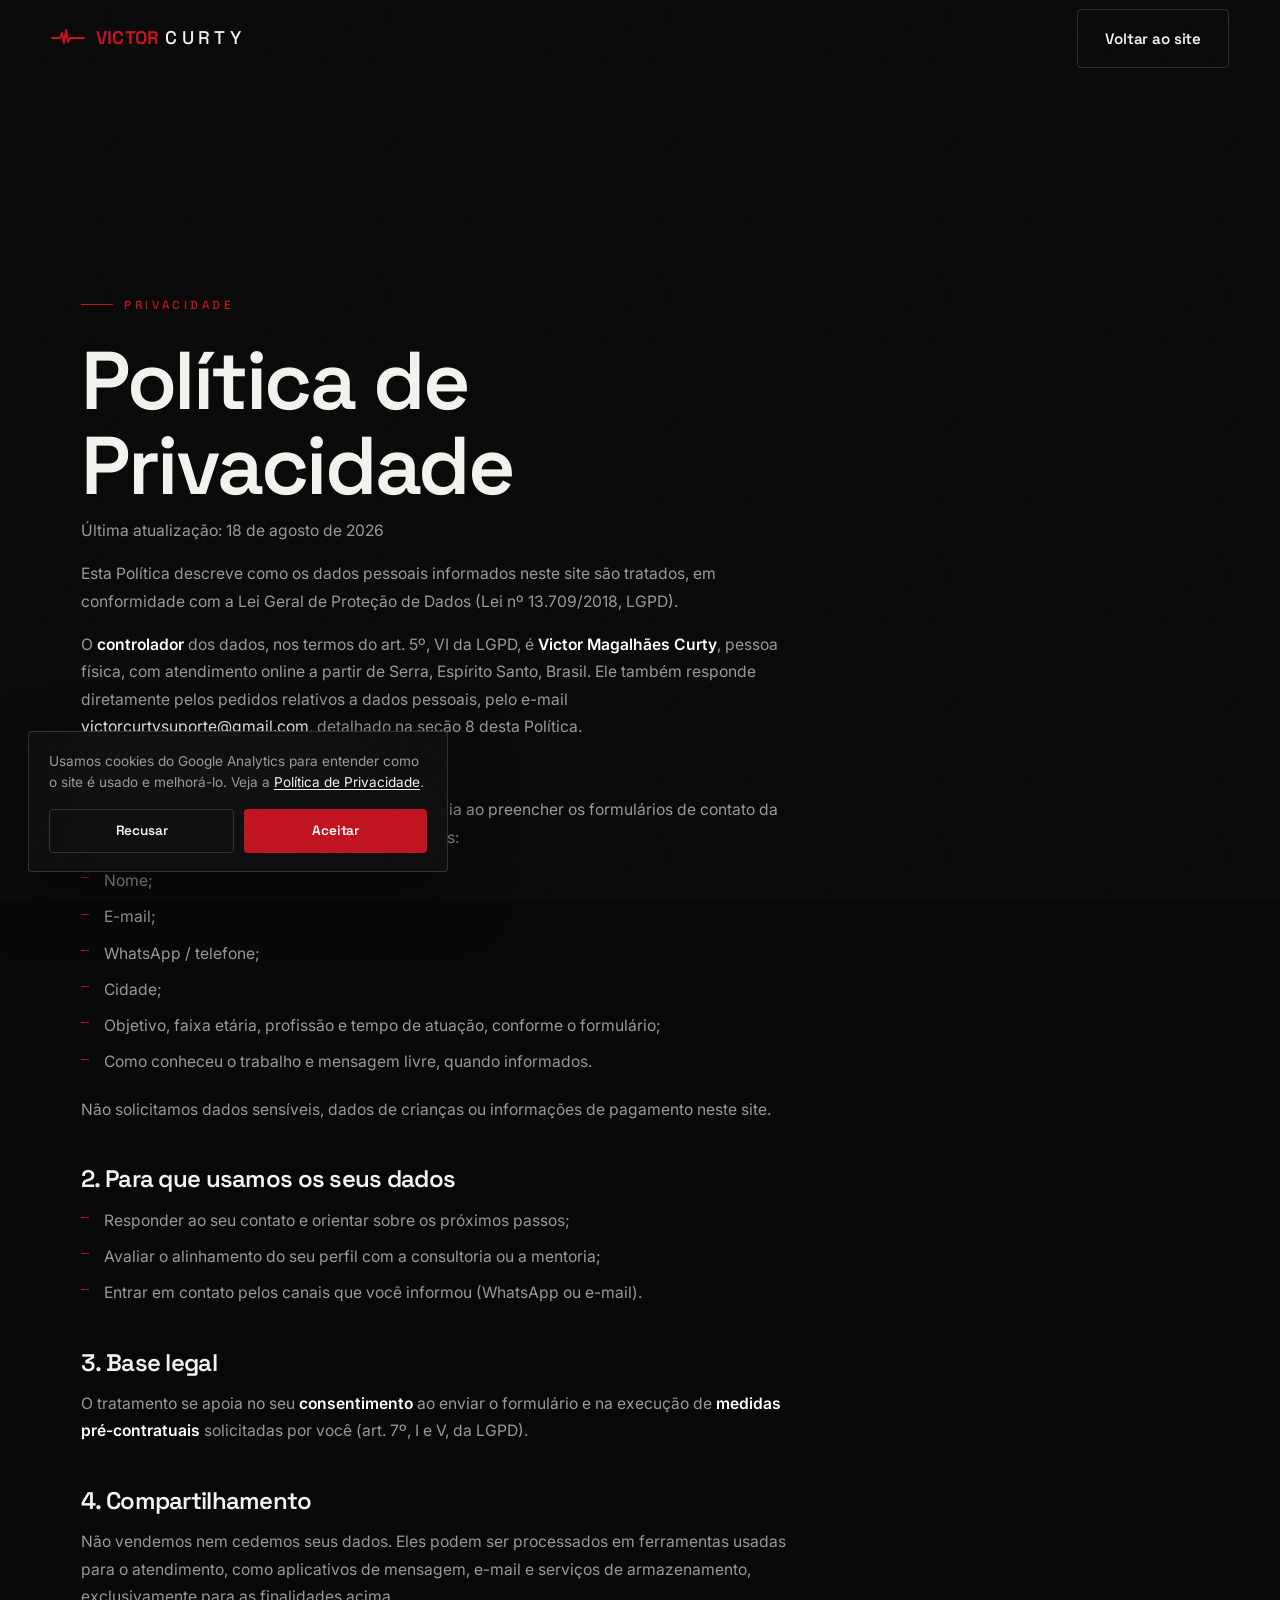
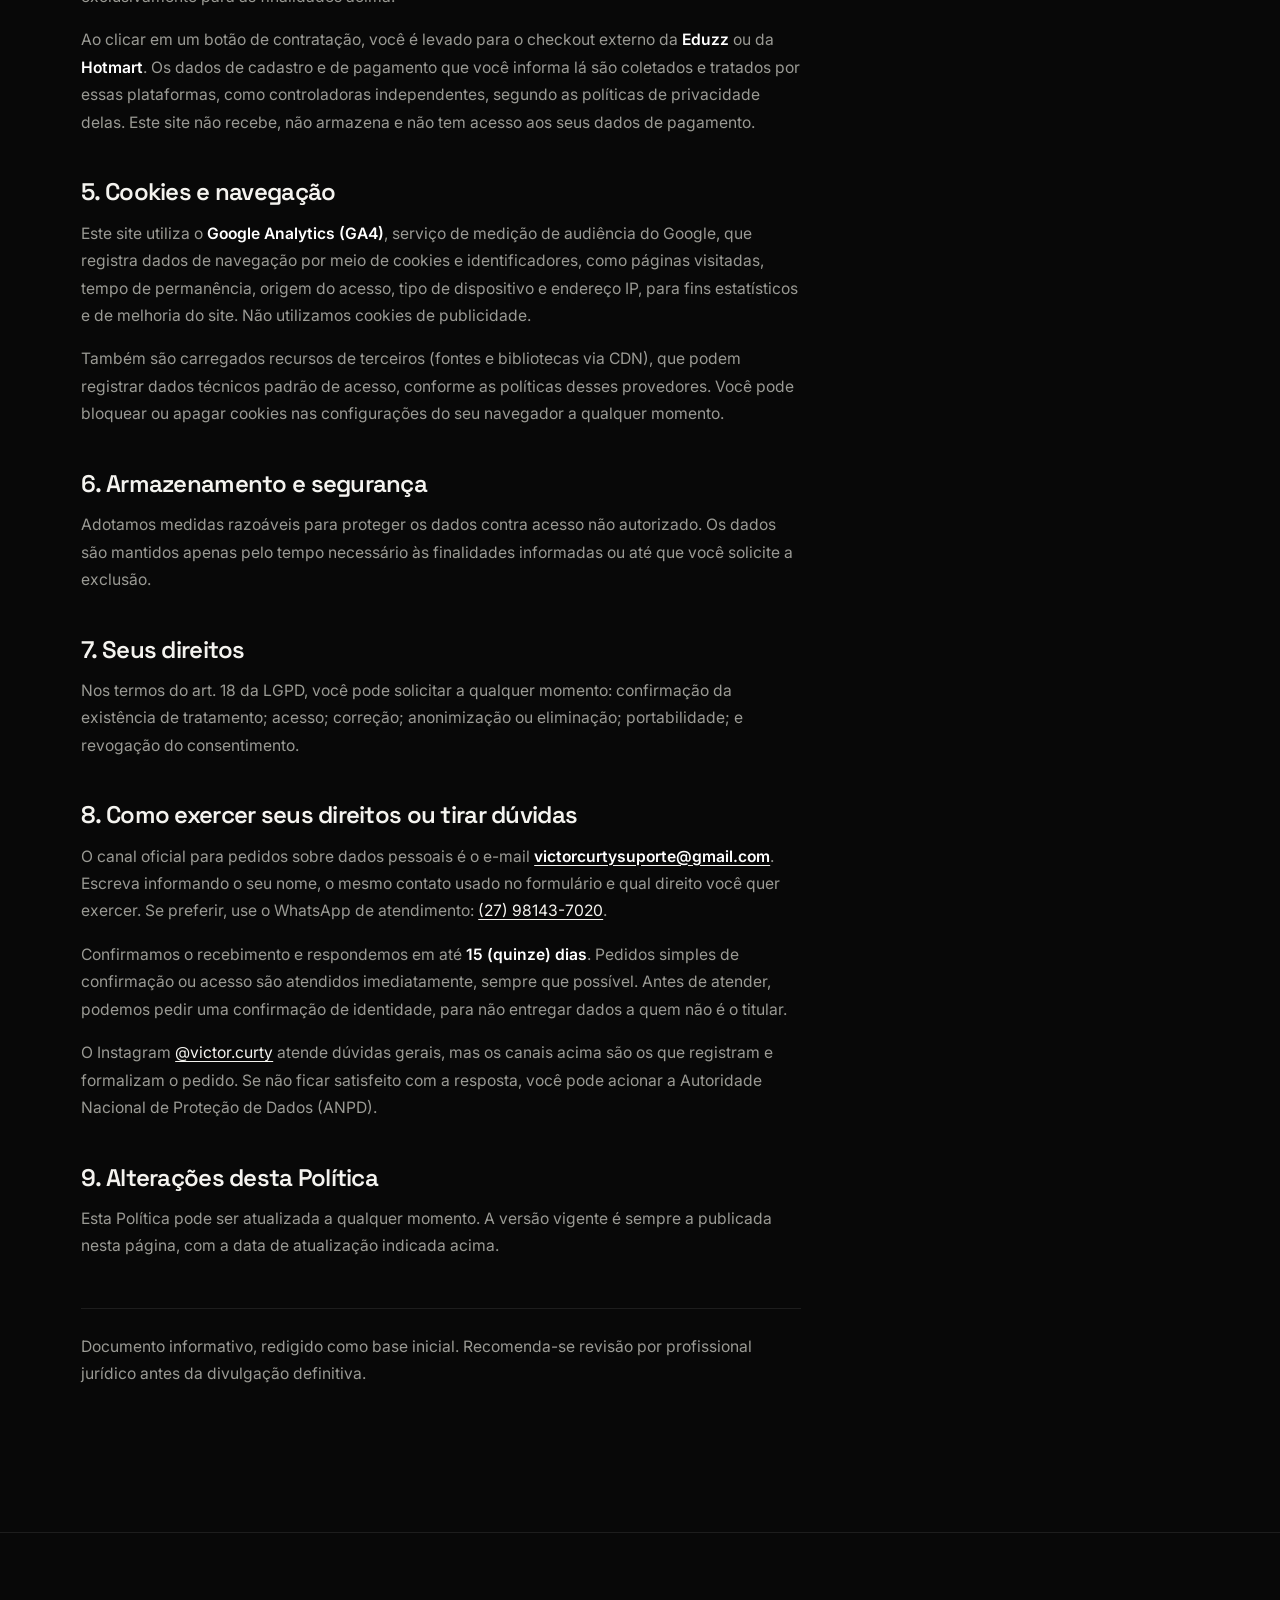
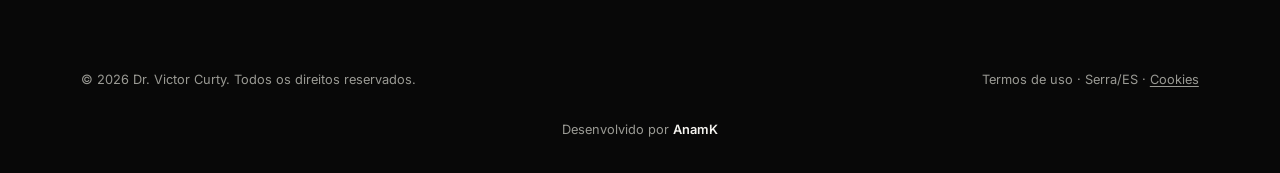
<file: privacidade/index.html>
<!DOCTYPE html>
<html lang="pt-BR">
  <head>
    <meta charset="UTF-8" />
    <meta name="viewport" content="width=device-width, initial-scale=1.0" />

    <!-- Google Analytics (ID em /assets/js/tracking.js) -->
    <script src="/assets/js/tracking.js" defer></script>

    <title>Política de Privacidade | Dr. Victor Curty</title>
    <meta
      name="description"
      content="Política de Privacidade do site do Dr. Victor Curty, como os dados enviados nos formulários de consultoria e mentoria são tratados, conforme a LGPD."
    />
    <meta name="robots" content="noindex, follow" />
    <link rel="canonical" href="https://victorcurtypersonal.com.br/privacidade/" />
    <link rel="icon" href="/favicon.ico" sizes="48x48" />
    <link rel="icon" href="/assets/img/favicon-32.png" type="image/png" sizes="32x32" />
    <link rel="icon" href="/assets/img/favicon-192.png" type="image/png" sizes="192x192" />
    <link rel="apple-touch-icon" href="/assets/img/apple-touch-icon.png" />
    <meta name="theme-color" content="#080808" />

    <link rel="preconnect" href="https://fonts.googleapis.com" />
    <link rel="preconnect" href="https://fonts.gstatic.com" crossorigin />
    <link
      href="https://fonts.googleapis.com/css2?family=Inter:wght@400;500;600&family=Space+Grotesk:wght@500;600;700&display=swap"
      rel="stylesheet"
    />
    <link rel="stylesheet" href="/assets/css/style.css?v=35" />
  </head>
  <body>
    <div class="scroll-progress" aria-hidden="true"></div>

    <!-- ============ HEADER ============ -->
    <header class="header">
      <div class="header__inner">
        <a href="/" class="wordmark" aria-label="Dr. Victor Curty, página inicial">
          <svg class="ecg" viewBox="0 0 34 22" aria-hidden="true">
            <path d="M1 11 H7 L9 11 L11 6 L13 16 L15 3 L17 15 L19 11 H33" />
          </svg>
          <span class="wordmark__text"><b>VICTOR</b><span>CURTY</span></span>
        </a>
        <div class="header__actions">
          <a href="/" class="btn btn--ghost">Voltar ao site</a>
        </div>
      </div>
    </header>

    <main>
      <section class="section">
        <div class="container">
          <div class="legal">
            <span class="eyebrow">Privacidade</span>
            <h1>Política de Privacidade</h1>
            <p class="legal__meta">Última atualização: 18 de agosto de 2026</p>

            <p>
              Esta Política descreve como os dados pessoais informados neste site
              são tratados, em conformidade com a Lei Geral de Proteção de Dados
              (Lei nº 13.709/2018, LGPD).
            </p>
            <p>
              O <strong>controlador</strong> dos dados, nos termos do art. 5º, VI
              da LGPD, é <strong>Victor Magalhães Curty</strong>, pessoa física,
              com atendimento online a partir de Serra, Espírito Santo, Brasil.
              Ele também responde diretamente pelos pedidos relativos a dados
              pessoais, pelo e-mail
              <a href="mailto:victorcurtysuporte@gmail.com">victorcurtysuporte@gmail.com</a>, detalhado na seção 8 desta Política.
            </p>

            <h2>1. Quais dados coletamos</h2>
            <p>
              Coletamos apenas os dados que você mesmo envia ao preencher os
              formulários de contato da consultoria ou de aplicação da mentoria,
              entre eles:
            </p>
            <ul>
              <li>Nome;</li>
              <li>E-mail;</li>
              <li>WhatsApp / telefone;</li>
              <li>Cidade;</li>
              <li>Objetivo, faixa etária, profissão e tempo de atuação, conforme o formulário;</li>
              <li>Como conheceu o trabalho e mensagem livre, quando informados.</li>
            </ul>
            <p>
              Não solicitamos dados sensíveis, dados de crianças ou informações
              de pagamento neste site.
            </p>

            <h2>2. Para que usamos os seus dados</h2>
            <ul>
              <li>Responder ao seu contato e orientar sobre os próximos passos;</li>
              <li>Avaliar o alinhamento do seu perfil com a consultoria ou a mentoria;</li>
              <li>Entrar em contato pelos canais que você informou (WhatsApp ou e-mail).</li>
            </ul>

            <h2>3. Base legal</h2>
            <p>
              O tratamento se apoia no seu <strong>consentimento</strong> ao
              enviar o formulário e na execução de <strong>medidas
              pré-contratuais</strong> solicitadas por você (art. 7º, I e V, da
              LGPD).
            </p>

            <h2>4. Compartilhamento</h2>
            <p>
              Não vendemos nem cedemos seus dados. Eles podem ser processados em
              ferramentas usadas para o atendimento, como aplicativos de
              mensagem, e-mail e serviços de armazenamento, exclusivamente para
              as finalidades acima.
            </p>
            <p>
              Ao clicar em um botão de contratação, você é levado para o checkout
              externo da <strong>Eduzz</strong> ou da <strong>Hotmart</strong>.
              Os dados de cadastro e de pagamento que você informa lá são
              coletados e tratados por essas plataformas, como controladoras
              independentes, segundo as políticas de privacidade delas. Este site
              não recebe, não armazena e não tem acesso aos seus dados de
              pagamento.
            </p>

            <h2>5. Cookies e navegação</h2>
            <p>
              Este site utiliza o <strong>Google Analytics (GA4)</strong>,
              serviço de medição de audiência do Google, que registra dados de
              navegação por meio de cookies e identificadores, como páginas
              visitadas, tempo de permanência, origem do acesso, tipo de
              dispositivo e endereço IP, para fins estatísticos e de melhoria do
              site. Não utilizamos cookies de publicidade.
            </p>
            <p>
              Também são carregados recursos de terceiros (fontes e bibliotecas
              via CDN), que podem registrar dados técnicos padrão de acesso,
              conforme as políticas desses provedores. Você pode bloquear ou
              apagar cookies nas configurações do seu navegador a qualquer
              momento.
            </p>

            <h2>6. Armazenamento e segurança</h2>
            <p>
              Adotamos medidas razoáveis para proteger os dados contra acesso não
              autorizado. Os dados são mantidos apenas pelo tempo necessário às
              finalidades informadas ou até que você solicite a exclusão.
            </p>

            <h2>7. Seus direitos</h2>
            <p>
              Nos termos do art. 18 da LGPD, você pode solicitar a qualquer
              momento: confirmação da existência de tratamento; acesso;
              correção; anonimização ou eliminação; portabilidade; e revogação
              do consentimento.
            </p>

            <h2>8. Como exercer seus direitos ou tirar dúvidas</h2>
            <p>
              O canal oficial para pedidos sobre dados pessoais é o e-mail
              <a href="mailto:victorcurtysuporte@gmail.com"><strong>victorcurtysuporte@gmail.com</strong></a>.
              Escreva informando o seu nome, o mesmo contato usado no formulário
              e qual direito você quer exercer. Se preferir, use o WhatsApp de
              atendimento:
              <a href="https://wa.me/5527981437020?text=Ol%C3%A1%2C%20Dr.%20Victor!%20Quero%20falar%20sobre%20os%20meus%20dados%20pessoais%20(LGPD)." target="_blank" rel="noopener noreferrer"
                >(27) 98143-7020</a
              >.
            </p>
            <p>
              Confirmamos o recebimento e respondemos em até
              <strong>15 (quinze) dias</strong>. Pedidos simples de confirmação
              ou acesso são atendidos imediatamente, sempre que possível. Antes
              de atender, podemos pedir uma confirmação de identidade, para não
              entregar dados a quem não é o titular.
            </p>
            <p>
              O Instagram
              <a
                href="https://www.instagram.com/victor.curty/"
                target="_blank"
                rel="noopener noreferrer"
                >@victor.curty</a
              >
              atende dúvidas gerais, mas os canais acima são os que registram e
              formalizam o pedido. Se não ficar satisfeito com a resposta, você
              pode acionar a Autoridade Nacional de Proteção de Dados (ANPD).
            </p>

            <h2>9. Alterações desta Política</h2>
            <p>
              Esta Política pode ser atualizada a qualquer momento. A versão
              vigente é sempre a publicada nesta página, com a data de
              atualização indicada acima.
            </p>

            <p class="legal__note">
              Documento informativo, redigido como base inicial. Recomenda-se
              revisão por profissional jurídico antes da divulgação definitiva.
            </p>
          </div>
        </div>
      </section>
    </main>

    <!-- ============ FOOTER ============ -->
    <footer class="footer">
      <div class="container">
        <div class="footer__bottom" style="border-top: none">
          <span>© 2026 Dr. Victor Curty. Todos os direitos reservados.</span>
          <span><a href="/termos/">Termos de uso</a> · Serra/ES · <button type="button" class="footer__cookie" data-open-consent>Cookies</button></span>
          <a class="footer__credit" href="https://anamk.com" target="_blank" rel="noopener">Desenvolvido por <b>AnamK</b></a>
        </div>
      </div>
    </footer>

    <script src="/assets/js/main.js?v=33" defer></script>
  </body>
</html>
</file>
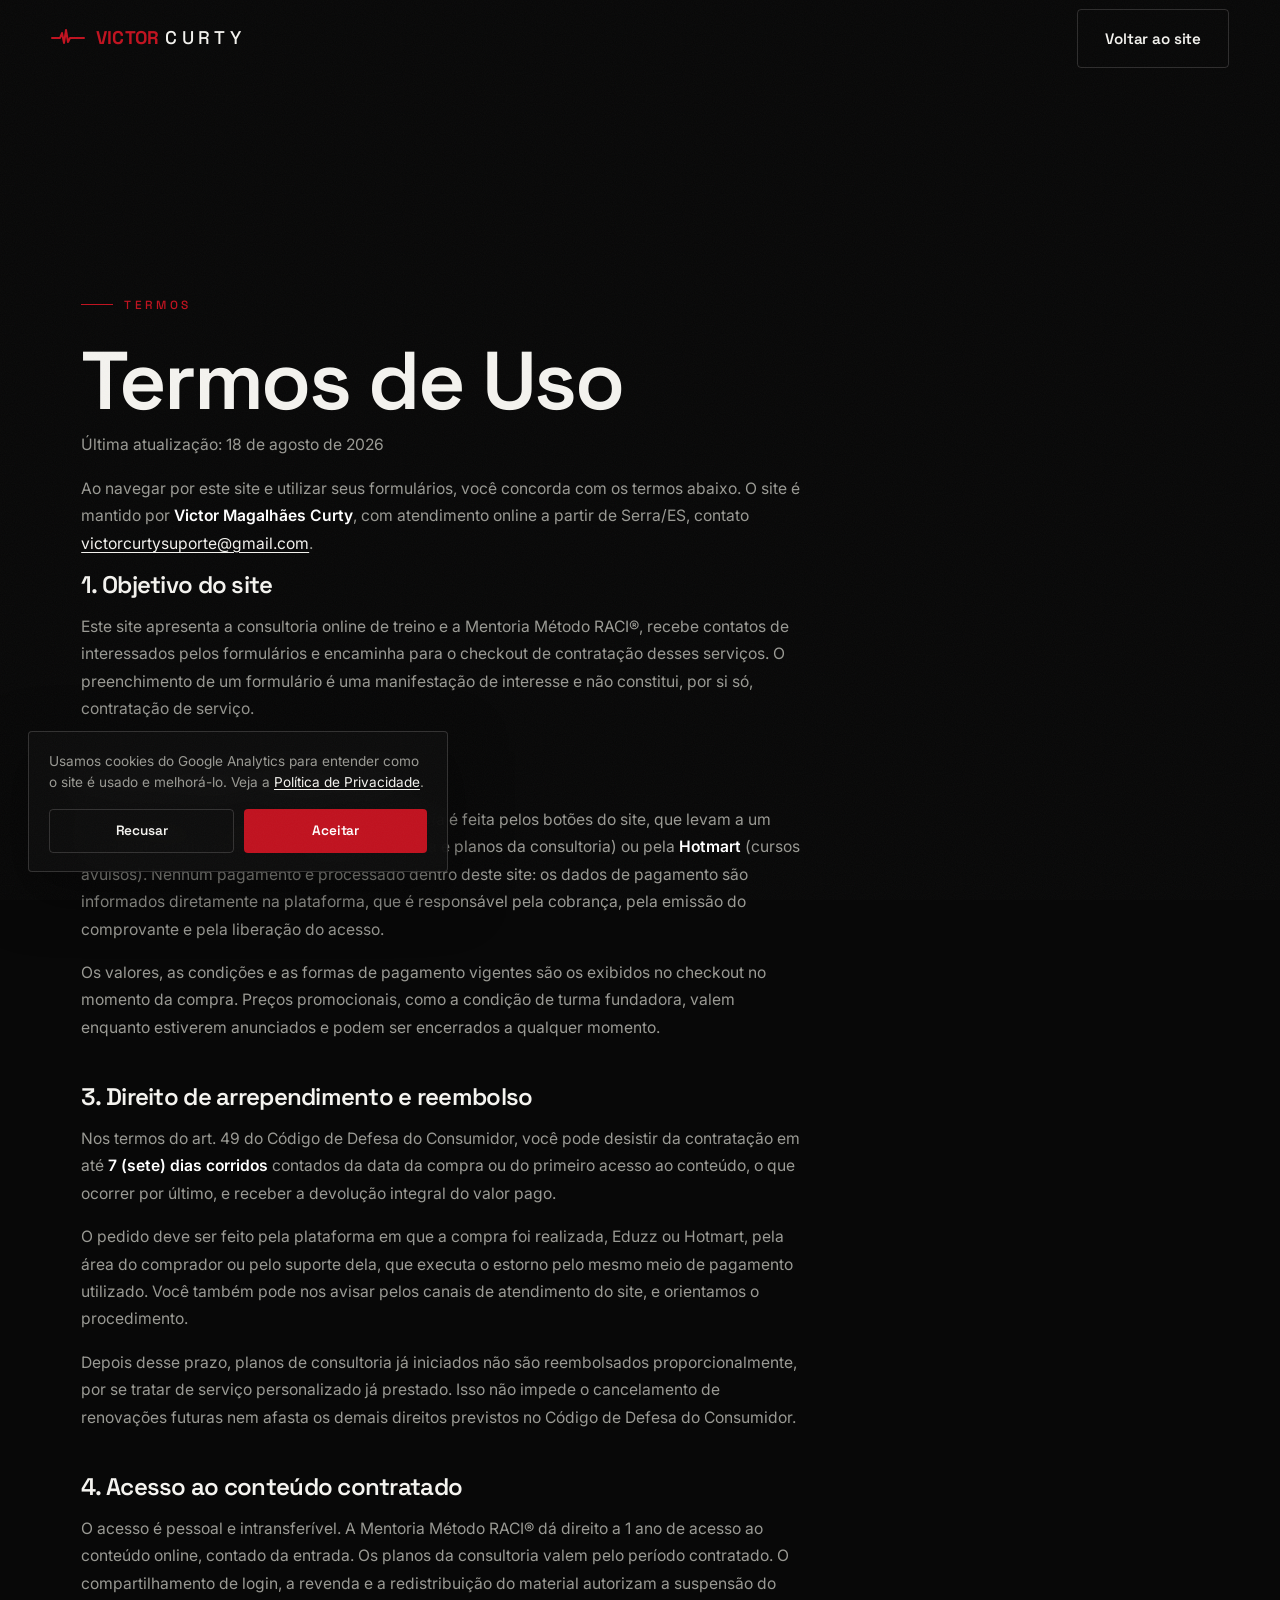
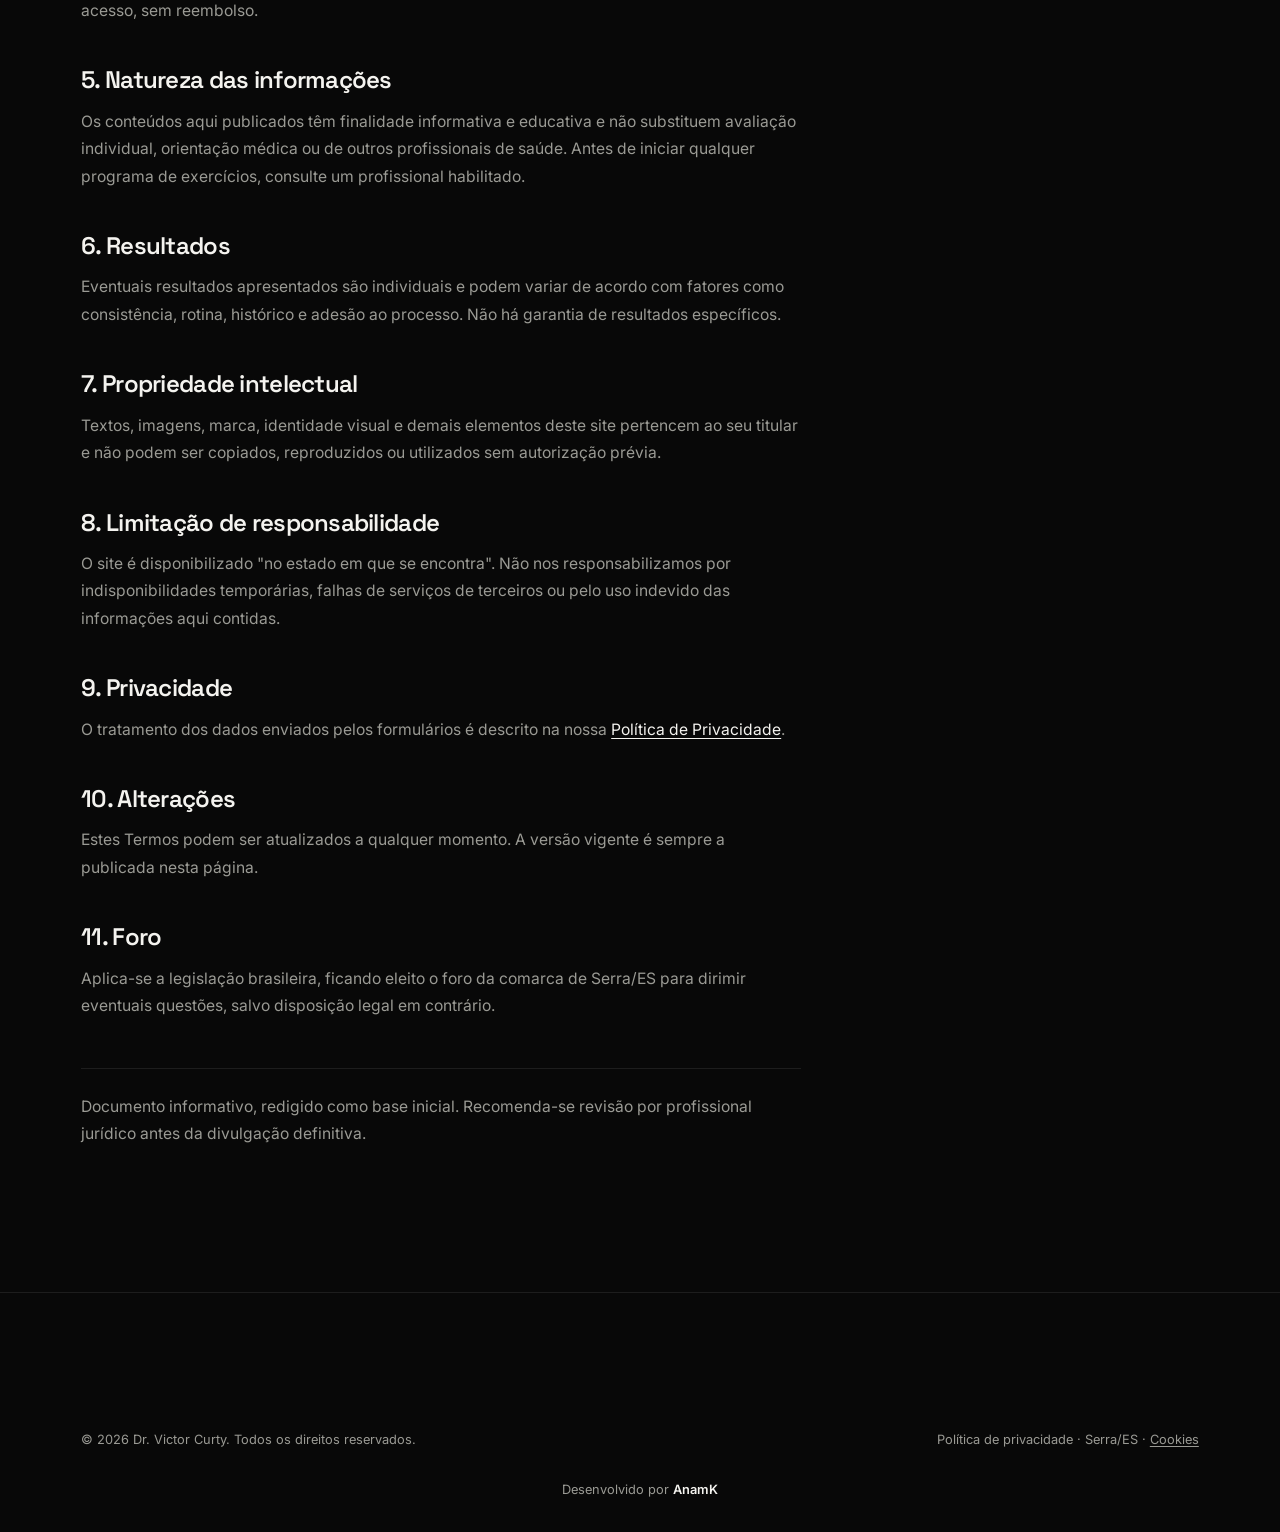
<file: termos/index.html>
<!DOCTYPE html>
<html lang="pt-BR">
  <head>
    <meta charset="UTF-8" />
    <meta name="viewport" content="width=device-width, initial-scale=1.0" />

    <!-- Google Analytics (ID em /assets/js/tracking.js) -->
    <script src="/assets/js/tracking.js" defer></script>

    <title>Termos de Uso | Dr. Victor Curty</title>
    <meta
      name="description"
      content="Termos de Uso do site do Dr. Victor Curty, condições de uso das páginas de consultoria e mentoria online."
    />
    <meta name="robots" content="noindex, follow" />
    <link rel="canonical" href="https://victorcurtypersonal.com.br/termos/" />
    <link rel="icon" href="/favicon.ico" sizes="48x48" />
    <link rel="icon" href="/assets/img/favicon-32.png" type="image/png" sizes="32x32" />
    <link rel="icon" href="/assets/img/favicon-192.png" type="image/png" sizes="192x192" />
    <link rel="apple-touch-icon" href="/assets/img/apple-touch-icon.png" />
    <meta name="theme-color" content="#080808" />

    <link rel="preconnect" href="https://fonts.googleapis.com" />
    <link rel="preconnect" href="https://fonts.gstatic.com" crossorigin />
    <link
      href="https://fonts.googleapis.com/css2?family=Inter:wght@400;500;600&family=Space+Grotesk:wght@500;600;700&display=swap"
      rel="stylesheet"
    />
    <link rel="stylesheet" href="/assets/css/style.css?v=35" />
  </head>
  <body>
    <div class="scroll-progress" aria-hidden="true"></div>

    <!-- ============ HEADER ============ -->
    <header class="header">
      <div class="header__inner">
        <a href="/" class="wordmark" aria-label="Dr. Victor Curty, página inicial">
          <svg class="ecg" viewBox="0 0 34 22" aria-hidden="true">
            <path d="M1 11 H7 L9 11 L11 6 L13 16 L15 3 L17 15 L19 11 H33" />
          </svg>
          <span class="wordmark__text"><b>VICTOR</b><span>CURTY</span></span>
        </a>
        <div class="header__actions">
          <a href="/" class="btn btn--ghost">Voltar ao site</a>
        </div>
      </div>
    </header>

    <main>
      <section class="section">
        <div class="container">
          <div class="legal">
            <span class="eyebrow">Termos</span>
            <h1>Termos de Uso</h1>
            <p class="legal__meta">Última atualização: 18 de agosto de 2026</p>

            <p>
              Ao navegar por este site e utilizar seus formulários, você concorda
              com os termos abaixo. O site é mantido por
              <strong>Victor Magalhães Curty</strong>, com atendimento online a
              partir de Serra/ES, contato
              <a href="mailto:victorcurtysuporte@gmail.com">victorcurtysuporte@gmail.com</a>.
            </p>

            <h2>1. Objetivo do site</h2>
            <p>
              Este site apresenta a consultoria online de treino e a Mentoria
              Método RACI®, recebe contatos de interessados pelos formulários e
              encaminha para o checkout de contratação desses serviços. O
              preenchimento de um formulário é uma manifestação de interesse e
              não constitui, por si só, contratação de serviço.
            </p>

            <h2>2. Contratação e pagamento</h2>
            <p>
              A contratação da consultoria online e da mentoria é feita pelos
              botões do site, que levam a um checkout externo operado pela
              <strong>Eduzz</strong> (mentoria e planos da consultoria) ou pela
              <strong>Hotmart</strong> (cursos avulsos). Nenhum pagamento é
              processado dentro deste site: os dados de pagamento são informados
              diretamente na plataforma, que é responsável pela cobrança, pela
              emissão do comprovante e pela liberação do acesso.
            </p>
            <p>
              Os valores, as condições e as formas de pagamento vigentes são os
              exibidos no checkout no momento da compra. Preços promocionais,
              como a condição de turma fundadora, valem enquanto estiverem
              anunciados e podem ser encerrados a qualquer momento.
            </p>

            <h2>3. Direito de arrependimento e reembolso</h2>
            <p>
              Nos termos do art. 49 do Código de Defesa do Consumidor, você pode
              desistir da contratação em até
              <strong>7 (sete) dias corridos</strong> contados da data da compra
              ou do primeiro acesso ao conteúdo, o que ocorrer por último, e
              receber a devolução integral do valor pago.
            </p>
            <p>
              O pedido deve ser feito pela plataforma em que a compra foi
              realizada, Eduzz ou Hotmart, pela área do comprador ou pelo suporte
              dela, que executa o estorno pelo mesmo meio de pagamento utilizado.
              Você também pode nos avisar pelos canais de atendimento do site,
              e orientamos o procedimento.
            </p>
            <p>
              Depois desse prazo, planos de consultoria já iniciados não são
              reembolsados proporcionalmente, por se tratar de serviço
              personalizado já prestado. Isso não impede o cancelamento de
              renovações futuras nem afasta os demais direitos previstos no
              Código de Defesa do Consumidor.
            </p>

            <h2>4. Acesso ao conteúdo contratado</h2>
            <p>
              O acesso é pessoal e intransferível. A Mentoria Método RACI® dá
              direito a 1 ano de acesso ao conteúdo online, contado da entrada.
              Os planos da consultoria valem pelo período contratado. O
              compartilhamento de login, a revenda e a redistribuição do material
              autorizam a suspensão do acesso, sem reembolso.
            </p>

            <h2>5. Natureza das informações</h2>
            <p>
              Os conteúdos aqui publicados têm finalidade informativa e
              educativa e não substituem avaliação individual, orientação médica
              ou de outros profissionais de saúde. Antes de iniciar qualquer
              programa de exercícios, consulte um profissional habilitado.
            </p>

            <h2>6. Resultados</h2>
            <p>
              Eventuais resultados apresentados são individuais e podem variar de
              acordo com fatores como consistência, rotina, histórico e adesão ao
              processo. Não há garantia de resultados específicos.
            </p>

            <h2>7. Propriedade intelectual</h2>
            <p>
              Textos, imagens, marca, identidade visual e demais elementos deste
              site pertencem ao seu titular e não podem ser copiados,
              reproduzidos ou utilizados sem autorização prévia.
            </p>

            <h2>8. Limitação de responsabilidade</h2>
            <p>
              O site é disponibilizado "no estado em que se encontra". Não nos
              responsabilizamos por indisponibilidades temporárias, falhas de
              serviços de terceiros ou pelo uso indevido das informações aqui
              contidas.
            </p>

            <h2>9. Privacidade</h2>
            <p>
              O tratamento dos dados enviados pelos formulários é descrito na
              nossa <a href="/privacidade/">Política de Privacidade</a>.
            </p>

            <h2>10. Alterações</h2>
            <p>
              Estes Termos podem ser atualizados a qualquer momento. A versão
              vigente é sempre a publicada nesta página.
            </p>

            <h2>11. Foro</h2>
            <p>
              Aplica-se a legislação brasileira, ficando eleito o foro da comarca
              de Serra/ES para dirimir eventuais questões, salvo disposição legal
              em contrário.
            </p>

            <p class="legal__note">
              Documento informativo, redigido como base inicial. Recomenda-se
              revisão por profissional jurídico antes da divulgação definitiva.
            </p>
          </div>
        </div>
      </section>
    </main>

    <!-- ============ FOOTER ============ -->
    <footer class="footer">
      <div class="container">
        <div class="footer__bottom" style="border-top: none">
          <span>© 2026 Dr. Victor Curty. Todos os direitos reservados.</span>
          <span><a href="/privacidade/">Política de privacidade</a> · Serra/ES · <button type="button" class="footer__cookie" data-open-consent>Cookies</button></span>
          <a class="footer__credit" href="https://anamk.com" target="_blank" rel="noopener">Desenvolvido por <b>AnamK</b></a>
        </div>
      </div>
    </footer>

    <script src="/assets/js/main.js?v=33" defer></script>
  </body>
</html>
</file>
<file: assets/css/style.css>
/* ============================================================
   Dr. Victor Curty — Editorial Performance System
   ============================================================ */

:root {
  /* Palette */
  --black: #080808;
  --black-2: #0e0e0e;
  --graphite: #131313;
  --graphite-2: #1a1a1a;
  --carbon: #252525;
  --gray: #6d6d6d;
  --gray-2: #8f8f8a;
  --off-white: #f4f3ef;
  --white: #ffffff;
  --red: #c1121f;
  --red-dark: #850e17;

  /* Semantic (dark default) */
  --bg: var(--black);
  --text: var(--off-white);
  --text-dim: #9a9a94;
  --line: rgba(244, 243, 239, 0.09);
  --line-strong: rgba(244, 243, 239, 0.16);

  /* Type */
  --font-head: "Space Grotesk", system-ui, sans-serif;
  --font-body: "Inter", system-ui, sans-serif;

  /* Rhythm */
  --container: 1220px;
  --wide: 1400px;
  --gutter: clamp(1.25rem, 4vw, 3.5rem);
  --section-y: clamp(5rem, 10vw, 9rem);
  --radius: 4px;

  /* Motion */
  --ease: cubic-bezier(0.22, 1, 0.36, 1);
  --ease-out: cubic-bezier(0.16, 1, 0.3, 1);
  --dur: 0.4s;

  --header-h: 78px;
}

/* ---------- Reset ---------- */
*,
*::before,
*::after {
  box-sizing: border-box;
}
* {
  margin: 0;
}
html {
  scroll-behavior: smooth;
  scroll-padding-top: var(--header-h);
  -webkit-text-size-adjust: 100%;
}
body {
  font-family: var(--font-body);
  background: var(--bg);
  color: var(--text);
  line-height: 1.65;
  font-size: 1rem;
  -webkit-font-smoothing: antialiased;
  text-rendering: optimizeLegibility;
  overflow-x: hidden;
}
img {
  display: block;
  max-width: 100%;
  height: auto;
}
a {
  color: inherit;
  text-decoration: none;
}
button {
  font: inherit;
  cursor: pointer;
  border: none;
  background: none;
  color: inherit;
}
ul {
  list-style: none;
  padding: 0;
}
:focus-visible {
  outline: 2px solid var(--red);
  outline-offset: 3px;
}

/* Subtle film grain over everything */
body::after {
  content: "";
  position: fixed;
  inset: 0;
  z-index: 1000;
  pointer-events: none;
  opacity: 0.035;
  background-image: url("data:image/svg+xml,%3Csvg xmlns='http://www.w3.org/2000/svg' width='140' height='140'%3E%3Cfilter id='n'%3E%3CfeTurbulence type='fractalNoise' baseFrequency='0.9' numOctaves='3'/%3E%3C/filter%3E%3Crect width='100%25' height='100%25' filter='url(%23n)'/%3E%3C/svg%3E");
}

/* ---------- Typography ---------- */
h1,
h2,
h3,
h4 {
  font-family: var(--font-head);
  font-weight: 600;
  line-height: 1.04;
  letter-spacing: -0.03em;
}
h1 {
  font-size: clamp(2.6rem, 6.4vw, 5.2rem);
}
h2 {
  font-size: clamp(2rem, 4.6vw, 3.5rem);
}
h3 {
  font-size: clamp(1.2rem, 2.1vw, 1.55rem);
  letter-spacing: -0.02em;
  font-weight: 600;
}
p {
  color: var(--text-dim);
}
em {
  font-style: normal;
  color: var(--red);
}
strong {
  color: var(--white);
  font-weight: 600;
}

/* ---------- Layout ---------- */
.container {
  width: 100%;
  max-width: var(--container);
  margin-inline: auto;
  padding-inline: var(--gutter);
}
.container--wide {
  max-width: var(--wide);
}
.section {
  padding-block: var(--section-y);
  position: relative;
}
.section--light {
  background: var(--off-white);
  color: var(--graphite);
  --text: var(--graphite);
  --text-dim: var(--gray);
  --line: rgba(8, 8, 8, 0.1);
  --line-strong: rgba(8, 8, 8, 0.2);
}
.section--light p {
  color: var(--gray);
}
.section--light strong {
  color: var(--black);
}
.section--graphite {
  background: var(--graphite);
}
.section--tight {
  padding-block: clamp(3rem, 6vw, 5rem);
}

/* Section index watermark */
.section__index {
  position: absolute;
  top: clamp(1.5rem, 4vw, 3rem);
  right: var(--gutter);
  font-family: var(--font-head);
  font-weight: 700;
  font-size: clamp(5rem, 16vw, 13rem);
  line-height: 0.8;
  letter-spacing: -0.04em;
  color: transparent;
  -webkit-text-stroke: 1px rgba(244, 243, 239, 0.06);
  pointer-events: none;
  user-select: none;
  z-index: 0;
}
.section--light .section__index {
  -webkit-text-stroke-color: rgba(8, 8, 8, 0.06);
}
.section > .container {
  position: relative;
  z-index: 1;
}

/* ---------- Eyebrow / labels ---------- */
.eyebrow {
  display: inline-flex;
  align-items: center;
  gap: 0.7rem;
  font-family: var(--font-head);
  font-size: 0.74rem;
  font-weight: 500;
  letter-spacing: 0.3em;
  text-transform: uppercase;
  color: var(--red);
  margin-bottom: 1.5rem;
}
.eyebrow::before {
  content: "";
  width: 32px;
  height: 1px;
  background: var(--red);
}

/* ---------- Section heading ---------- */
.section-head {
  max-width: 52rem;
  margin-bottom: clamp(2.75rem, 5vw, 4.25rem);
}
.section-head.center {
  margin-inline: auto;
  text-align: center;
}
.section-head.center .eyebrow {
  justify-content: center;
}
.section-head p {
  margin-top: 1.35rem;
  font-size: 1.1rem;
  max-width: 46ch;
}
.section-head.center p {
  margin-inline: auto;
}

/* ---------- Buttons ---------- */
.btn {
  --bg-btn: var(--red);
  --fg-btn: #fff;
  display: inline-flex;
  align-items: center;
  justify-content: center;
  gap: 0.6rem;
  padding: 1rem 1.7rem;
  font-family: var(--font-head);
  font-weight: 600;
  font-size: 0.95rem;
  letter-spacing: -0.01em;
  background: var(--bg-btn);
  color: var(--fg-btn);
  border-radius: var(--radius);
  position: relative;
  overflow: hidden;
  transition: transform var(--dur) var(--ease),
    background var(--dur) var(--ease), box-shadow var(--dur) var(--ease);
  will-change: transform;
}
.btn::after {
  content: "";
  position: absolute;
  inset: 0;
  background: linear-gradient(120deg, transparent 40%, rgba(255, 255, 255, 0.18) 50%, transparent 60%);
  transform: translateX(-120%);
  transition: transform 0.7s var(--ease);
}
.btn:hover {
  background: var(--red-dark);
  transform: translateY(-2px);
  box-shadow: 0 16px 40px -16px rgba(193, 18, 31, 0.7);
}
.btn:hover::after {
  transform: translateX(120%);
}
.btn:active {
  transform: translateY(0);
}
.btn--ghost {
  --bg-btn: transparent;
  --fg-btn: var(--text);
  border: 1px solid var(--line-strong);
}
.btn--ghost::after {
  display: none;
}
.btn--ghost:hover {
  background: rgba(244, 243, 239, 0.06);
  border-color: var(--text);
  box-shadow: none;
}
.section--light .btn--ghost {
  --fg-btn: var(--graphite);
}
.section--light .btn--ghost:hover {
  background: rgba(8, 8, 8, 0.04);
  border-color: var(--graphite);
}
.btn--lg {
  padding: 1.15rem 2.1rem;
  font-size: 1.02rem;
}
.btn--block {
  width: 100%;
}

/* ---------- Wordmark + ECG mark ---------- */
.wordmark {
  display: inline-flex;
  align-items: center;
  gap: 0.65rem;
  line-height: 1;
}
.wordmark__text {
  font-family: var(--font-head);
  font-weight: 700;
  font-size: 1.15rem;
  letter-spacing: 0.02em;
  display: inline-flex;
  align-items: baseline;
  gap: 0.45ch;
  white-space: nowrap;
}
.wordmark__text b {
  color: var(--red);
  font-weight: 700;
}
.wordmark__text span {
  color: var(--text);
  font-weight: 500;
  letter-spacing: 0.24em;
}
.section--light .wordmark__text span,
.footer .wordmark__text span {
  color: var(--gray);
}
.ecg {
  width: 34px;
  height: 22px;
  flex: none;
  color: var(--red);
  overflow: visible;
}
.ecg path {
  fill: none;
  stroke: currentColor;
  stroke-width: 2;
  stroke-linecap: round;
  stroke-linejoin: round;
}

/* ============================================================
   Header
   ============================================================ */
.header {
  position: fixed;
  inset: 0 0 auto 0;
  z-index: 100;
  height: var(--header-h);
  display: flex;
  align-items: center;
  transition: background var(--dur) var(--ease),
    border-color var(--dur) var(--ease), backdrop-filter var(--dur) var(--ease);
  border-bottom: 1px solid transparent;
}
.header.is-scrolled {
  background: rgba(8, 8, 8, 0.72);
  backdrop-filter: saturate(160%) blur(16px);
  border-bottom-color: var(--line);
}
.header__inner {
  width: 100%;
  max-width: var(--wide);
  margin-inline: auto;
  padding-inline: var(--gutter);
  display: flex;
  align-items: center;
  justify-content: space-between;
  gap: 1.5rem;
}
.nav {
  display: flex;
  align-items: center;
  gap: clamp(1rem, 2vw, 2.1rem);
}
.nav__link {
  font-family: var(--font-head);
  font-size: 0.86rem;
  font-weight: 500;
  color: var(--text-dim);
  transition: color var(--dur) var(--ease);
  position: relative;
  /* Rótulos de duas palavras quebravam em duas linhas entre 901 e 1000px,
     esticando o header. O sublinhado do ::after também assume uma linha só. */
  white-space: nowrap;
}
.nav__link:hover,
.nav__link.is-active {
  color: var(--text);
}
.nav__link::after {
  content: "";
  position: absolute;
  left: 0;
  bottom: -7px;
  width: 100%;
  height: 1px;
  background: var(--red);
  transform: scaleX(0);
  transform-origin: left;
  transition: transform var(--dur) var(--ease);
}
.nav__link:hover::after,
.nav__link.is-active::after {
  transform: scaleX(1);
}
.header__actions {
  display: flex;
  align-items: center;
  gap: 1rem;
}
.header__cta {
  display: inline-flex;
  /* "Entrar na turma fundadora" quebrava em três linhas e triplicava a
     altura do header entre 901 e 1080px. */
  white-space: nowrap;
}

/* Hamburger */
.burger {
  display: none;
  width: 46px;
  height: 46px;
  align-items: center;
  justify-content: center;
  flex-direction: column;
  gap: 5px;
}
.burger span {
  width: 24px;
  height: 2px;
  background: var(--text);
  border-radius: 2px;
  transition: transform var(--dur) var(--ease), opacity var(--dur) var(--ease);
}
.burger[aria-expanded="true"] span:nth-child(1) {
  transform: translateY(7px) rotate(45deg);
}
.burger[aria-expanded="true"] span:nth-child(2) {
  opacity: 0;
}
.burger[aria-expanded="true"] span:nth-child(3) {
  transform: translateY(-7px) rotate(-45deg);
}

/* Scroll progress */
.scroll-progress {
  position: fixed;
  top: 0;
  left: 0;
  height: 2px;
  width: 100%;
  transform: scaleX(0);
  transform-origin: left;
  background: var(--red);
  z-index: 101;
}

/* Mobile menu */
.mobile-menu {
  position: fixed;
  inset: 0;
  z-index: 99;
  background: var(--black);
  display: flex;
  flex-direction: column;
  justify-content: center;
  padding: calc(var(--header-h) + 1rem) var(--gutter) var(--gutter);
  clip-path: inset(0 0 100% 0);
  visibility: hidden;
  transition: clip-path 0.5s var(--ease), visibility 0.5s;
}
.mobile-menu.is-open {
  clip-path: inset(0 0 0 0);
  visibility: visible;
}
.mobile-menu__nav {
  display: flex;
  flex-direction: column;
}
.mobile-menu__nav a {
  font-family: var(--font-head);
  font-size: clamp(1.6rem, 7vw, 2.4rem);
  font-weight: 600;
  letter-spacing: -0.02em;
  padding: 0.75rem 0;
  border-bottom: 1px solid var(--line);
  color: var(--text);
  display: flex;
  align-items: baseline;
  gap: 1rem;
  transition: color var(--dur) var(--ease), padding-left var(--dur) var(--ease);
}
.mobile-menu__nav a .idx {
  font-size: 0.8rem;
  color: var(--red);
  font-weight: 500;
}
.mobile-menu__nav a:hover,
.mobile-menu__nav a.is-active {
  color: var(--red);
  padding-left: 0.75rem;
}
.mobile-menu .btn {
  margin-top: 2rem;
}

/* ============================================================
   Hero
   ============================================================ */
.hero {
  position: relative;
  min-height: 100svh;
  display: flex;
  align-items: center;
  padding-top: calc(var(--header-h) + clamp(1.5rem, 4vw, 2.5rem));
  padding-bottom: clamp(3rem, 8vw, 5rem);
  overflow: hidden;
  background: var(--black);
}
.hero__bg {
  position: absolute;
  inset: 0;
  z-index: 0;
}
.hero__canvas {
  position: absolute;
  inset: 0;
  width: 100%;
  height: 100%;
  display: block;
}
.hero__bg::after {
  content: "";
  position: absolute;
  inset: 0;
  background: radial-gradient(
      130% 120% at 88% 8%,
      rgba(193, 18, 31, 0.16),
      transparent 52%
    ),
    linear-gradient(180deg, rgba(8, 8, 8, 0.2), var(--black) 92%);
}
.hero .container {
  position: relative;
  z-index: 2;
  width: 100%;
}
.hero__grid {
  display: grid;
  grid-template-columns: 1.08fr 0.92fr;
  align-items: center;
  gap: clamp(2rem, 4vw, 3rem);
}
.hero__title {
  margin-block: 1.1rem 1.35rem;
  font-weight: 600;
  font-size: clamp(2.1rem, 3.5vw, 3.2rem);
  line-height: 1.1;
}
.hero__title .line {
  display: block;
}
.hero__title .line > span {
  display: block;
}
.hero__sub {
  font-size: clamp(1.05rem, 1.5vw, 1.2rem);
  max-width: 46ch;
  color: var(--text-dim);
}
.hero__actions {
  display: flex;
  flex-wrap: wrap;
  gap: 1rem;
  margin-top: 1.6rem;
}
.hero__meta {
  display: flex;
  flex-wrap: wrap;
  gap: 0 clamp(1.5rem, 3vw, 2.5rem);
  margin-top: 2.75rem;
  padding-top: 2rem;
  border-top: 1px solid var(--line);
}
.hero__meta li {
  font-family: var(--font-head);
  font-size: 0.85rem;
  font-weight: 500;
  color: var(--text);
  display: flex;
  align-items: center;
  gap: 0.6rem;
  padding-block: 0.35rem;
}
.hero__meta li::before {
  content: "";
  width: 6px;
  height: 6px;
  background: var(--red);
  border-radius: 50%;
  flex: none;
}

/* Hero media — masked portrait */
.hero__media {
  position: relative;
  justify-self: end;
  width: 100%;
  max-width: 500px;
}
.hero__photo {
  position: relative;
  aspect-ratio: 4 / 5;
  overflow: hidden;
  clip-path: polygon(0 0, 100% 0, 100% 100%, 0 100%);
  background: var(--graphite);
}
.hero__photo img {
  width: 100%;
  height: 100%;
  object-fit: cover;
  object-position: center 18%;
}
.hero__photo::after {
  content: "";
  position: absolute;
  inset: 0;
  background: linear-gradient(200deg, transparent 45%, rgba(8, 8, 8, 0.7)),
    linear-gradient(0deg, rgba(193, 18, 31, 0.14), transparent 45%);
  mix-blend-mode: normal;
}
.hero__rule {
  position: absolute;
  top: -clamp(1rem, 3vw, 2rem);
  right: -1px;
  width: 1px;
  height: calc(100% + clamp(2rem, 6vw, 4rem));
  background: linear-gradient(var(--red), transparent);
  z-index: 3;
}
.hero__stat {
  position: absolute;
  left: clamp(-1rem, -2vw, 0rem);
  bottom: clamp(1.5rem, 4vw, 2.5rem);
  max-width: min(15rem, 70%);
  background: rgba(8, 8, 8, 0.7);
  backdrop-filter: blur(8px);
  border-left: 2px solid var(--red);
  padding: 0.85rem 1.15rem;
  z-index: 3;
}
.hero__stat strong {
  display: block;
  font-family: var(--font-head);
  font-size: 1.6rem;
  font-weight: 700;
  line-height: 1.1;
  color: var(--white);
  letter-spacing: -0.02em;
}
.hero__stat span {
  display: block;
  font-size: 0.78rem;
  line-height: 1.3;
  color: var(--text-dim);
}
.scroll-cue {
  position: absolute;
  left: var(--gutter);
  bottom: 1.75rem;
  font-family: var(--font-head);
  font-size: 0.68rem;
  letter-spacing: 0.28em;
  text-transform: uppercase;
  color: var(--text-dim);
  display: flex;
  align-items: center;
  gap: 0.75rem;
  z-index: 3;
}
.scroll-cue span {
  width: 46px;
  height: 1px;
  background: linear-gradient(90deg, var(--red), transparent);
  position: relative;
  overflow: hidden;
}
.scroll-cue span::after {
  content: "";
  position: absolute;
  inset: 0;
  width: 40%;
  background: var(--red);
  animation: cue 2s var(--ease) infinite;
}
@keyframes cue {
  0% {
    transform: translateX(-100%);
  }
  100% {
    transform: translateX(250%);
  }
}

/* ============================================================
   Editorial lead (big statement)
   ============================================================ */
.lead {
  display: grid;
  grid-template-columns: 0.85fr 1.15fr;
  gap: clamp(2rem, 5vw, 4.5rem);
  align-items: start;
}
.lead__title {
  font-size: clamp(1.9rem, 3.6vw, 3rem);
  font-weight: 600;
  letter-spacing: -0.03em;
  line-height: 1.08;
}
.lead__body p {
  font-size: 1.1rem;
}
.lead__body p + p {
  margin-top: 1.25rem;
}

/* ============================================================
   Pain list (editorial, numbered)
   ============================================================ */
.painlist {
  border-top: 1px solid var(--line);
}
.painlist__item {
  display: grid;
  grid-template-columns: 4.5rem 1fr auto;
  align-items: center;
  gap: 1.5rem;
  padding: clamp(1.1rem, 2.5vw, 1.6rem) 1rem;
  margin-inline: -1rem;
  border-bottom: 1px solid var(--line);
  transition: padding-left var(--dur) var(--ease),
    background var(--dur) var(--ease);
}
.painlist__item:hover {
  padding-left: 2rem;
  background: linear-gradient(90deg, rgba(193, 18, 31, 0.07), transparent 80%);
}
.painlist__num {
  font-family: var(--font-head);
  font-weight: 700;
  font-size: 0.95rem;
  color: var(--red);
}
.painlist__text {
  font-family: var(--font-head);
  font-weight: 500;
  font-size: clamp(1.05rem, 1.8vw, 1.4rem);
  letter-spacing: -0.02em;
  color: var(--text);
  line-height: 1.2;
}
.painlist__arrow {
  color: var(--text-dim);
  opacity: 0;
  transform: translateX(-8px);
  transition: opacity var(--dur) var(--ease), transform var(--dur) var(--ease),
    color var(--dur) var(--ease);
}
.painlist__item:hover .painlist__arrow {
  opacity: 1;
  transform: translateX(0);
  color: var(--red);
}

/* Topics index (two-column editorial list) */
.topics {
  display: grid;
  grid-template-columns: 1fr 1fr;
  gap: 0 clamp(2rem, 6vw, 5rem);
  border-bottom: 1px solid var(--line);
}
.topics__item {
  display: flex;
  gap: 1.1rem;
  align-items: baseline;
  padding: clamp(1rem, 2vw, 1.35rem) 0;
  border-top: 1px solid var(--line);
  transition: padding-left var(--dur) var(--ease);
}
.topics__item:hover {
  padding-left: 0.6rem;
}
.topics__num {
  font-family: var(--font-head);
  font-weight: 700;
  font-size: 0.78rem;
  color: var(--red);
  flex: none;
}
.topics__label {
  font-family: var(--font-head);
  font-weight: 500;
  font-size: clamp(1rem, 1.6vw, 1.2rem);
  letter-spacing: -0.01em;
  color: var(--text);
  line-height: 1.25;
}
@media (max-width: 640px) {
  .topics {
    grid-template-columns: 1fr;
  }
}

/* Closing highlight line */
.highlight {
  font-family: var(--font-head);
  font-weight: 600;
  font-size: clamp(1.4rem, 3.2vw, 2.2rem);
  line-height: 1.22;
  letter-spacing: -0.03em;
  max-width: 44rem;
  margin-top: clamp(2.75rem, 5vw, 4rem);
  padding-left: 1.75rem;
  border-left: 2px solid var(--red);
  color: var(--text);
}

/* ============================================================
   Method — proprietary pillars with connecting line
   ============================================================ */
.method {
  display: grid;
  grid-template-columns: repeat(4, 1fr);
  gap: 1.5rem;
  position: relative;
  counter-reset: pillar;
}
.method__line {
  position: absolute;
  top: 1.4rem;
  left: 0;
  height: 1px;
  width: 100%;
  background: var(--line);
  transform-origin: left;
}
.method__line span {
  position: absolute;
  inset: 0;
  background: var(--red);
  transform: scaleX(0);
  transform-origin: left;
}
.pillar {
  position: relative;
  padding-top: 3rem;
}
.pillar::before {
  content: "";
  position: absolute;
  top: 1rem;
  left: 0;
  width: 9px;
  height: 9px;
  border-radius: 50%;
  background: var(--red);
  box-shadow: 0 0 0 4px rgba(193, 18, 31, 0.15);
}
.pillar__num {
  display: block;
  font-family: var(--font-head);
  font-size: 2.4rem;
  font-weight: 700;
  color: transparent;
  -webkit-text-stroke: 1px var(--line-strong);
  line-height: 1;
  margin-bottom: 1rem;
  letter-spacing: -0.02em;
  transition: -webkit-text-stroke-color var(--dur) var(--ease),
    color var(--dur) var(--ease);
}
.pillar:hover .pillar__num {
  color: var(--red);
  -webkit-text-stroke-color: var(--red);
}
.pillar h3 {
  margin-bottom: 0.5rem;
}
.pillar p {
  font-size: 0.98rem;
}

/* ============================================================
   Timeline
   ============================================================ */
.timeline {
  position: relative;
  margin-left: 1.25rem;
  padding-left: clamp(1.75rem, 4vw, 2.75rem);
  border-left: 1px solid var(--line);
}
.timeline__progress {
  position: absolute;
  left: -1px;
  top: 0;
  width: 1px;
  height: 100%;
  background: var(--red);
  transform: scaleY(0);
  transform-origin: top;
}
.step {
  position: relative;
  padding-block: clamp(1.4rem, 3vw, 2.1rem);
  display: grid;
  grid-template-columns: auto 1fr;
  gap: clamp(1.25rem, 3vw, 2.25rem);
  align-items: baseline;
}
.step::before {
  content: "";
  position: absolute;
  left: calc(-1 * clamp(1.75rem, 4vw, 2.75rem) - 5px);
  top: clamp(1.75rem, 3.5vw, 2.5rem);
  width: 9px;
  height: 9px;
  border-radius: 50%;
  background: var(--black);
  border: 1px solid var(--gray);
  transition: background var(--dur) var(--ease), border-color var(--dur) var(--ease);
}
.section--light .step::before {
  background: var(--off-white);
}
.step.is-visible::before {
  background: var(--red);
  border-color: var(--red);
}
.step__num {
  font-family: var(--font-head);
  font-weight: 700;
  font-size: clamp(1.4rem, 3vw, 2.4rem);
  color: transparent;
  -webkit-text-stroke: 1px var(--line-strong);
  letter-spacing: -0.02em;
  line-height: 1;
}
.step h3 {
  margin-bottom: 0.4rem;
}
.step p {
  max-width: 52ch;
}

/* Note chip */
.note {
  margin-top: 2.25rem;
  display: inline-flex;
  align-items: center;
  gap: 0.6rem;
  font-size: 0.86rem;
  color: var(--text-dim);
  border: 1px solid var(--line-strong);
  padding: 0.65rem 1rem;
  border-radius: 999px;
}
.note::before {
  content: "";
  width: 7px;
  height: 7px;
  background: var(--red);
  border-radius: 50%;
}

/* ============================================================
   Audience (two columns)
   ============================================================ */
.audience {
  display: grid;
  grid-template-columns: 1fr 1fr;
  gap: 1.5rem;
}
.audience__col {
  padding: clamp(1.75rem, 3vw, 2.5rem);
  border: 1px solid var(--line);
  background: var(--black-2);
}
.section--light .audience__col {
  background: var(--white);
}
.audience__col--yes {
  border-top: 2px solid var(--red);
}
.audience__col h3 {
  margin-bottom: 1.5rem;
}
.audience__list li {
  display: flex;
  gap: 0.9rem;
  padding: 0.7rem 0;
  font-size: 1rem;
  border-top: 1px solid var(--line);
  color: var(--text);
}
.audience__list li:first-of-type {
  border-top: none;
}
.audience__list li::before {
  font-family: var(--font-head);
  font-weight: 700;
  flex: none;
  line-height: 1.6;
}
.audience__list--yes li::before {
  content: "+";
  color: var(--red);
}
.audience__list--no li::before {
  content: "–";
  color: var(--gray);
}

/* ============================================================
   About / editorial split
   ============================================================ */
.split {
  display: grid;
  grid-template-columns: 0.85fr 1.15fr;
  gap: clamp(2rem, 5vw, 4.5rem);
  align-items: center;
}
.split--reverse {
  grid-template-columns: 1.15fr 0.85fr;
}
.split__media {
  position: relative;
}
.split__media img {
  width: 100%;
  aspect-ratio: 4 / 5;
  object-fit: cover;
  object-position: center 16%;
  clip-path: inset(0 0 0 0);
}
.split__media::before {
  content: "";
  position: absolute;
  inset: auto auto -14px -14px;
  width: 55%;
  height: 55%;
  border-bottom: 1px solid var(--red);
  border-left: 1px solid var(--red);
  z-index: -1;
}
.about__text p + p {
  margin-top: 1.15rem;
}

/* Facts row (about) */
.facts {
  display: grid;
  grid-template-columns: repeat(4, 1fr);
  gap: 1.5rem;
  margin-top: 2.25rem;
  padding-top: 2rem;
  border-top: 1px solid var(--line);
}
.fact__num {
  font-family: var(--font-head);
  font-weight: 700;
  font-size: clamp(1.5rem, 2.4vw, 2rem);
  color: var(--red);
  letter-spacing: -0.02em;
  line-height: 1;
}
.fact__label {
  margin-top: 0.5rem;
  font-size: 0.82rem;
  color: var(--text-dim);
  line-height: 1.35;
}

.tags {
  display: flex;
  flex-wrap: wrap;
  gap: 0.6rem;
  margin-top: 2rem;
}
.tag {
  font-family: var(--font-head);
  font-size: 0.78rem;
  font-weight: 500;
  padding: 0.5rem 0.9rem;
  border: 1px solid var(--line-strong);
  color: var(--text);
}
.tag--accent {
  border-color: var(--red);
  color: var(--red);
}

/* ============================================================
   Placeholder (results / testimonials)
   ============================================================ */
.placeholder {
  border: 1px dashed var(--line-strong);
  padding: 2rem 1.5rem;
  text-align: center;
  background: repeating-linear-gradient(
    -45deg,
    rgba(244, 243, 239, 0.015),
    rgba(244, 243, 239, 0.015) 10px,
    transparent 10px,
    transparent 20px
  );
}
.section--light .placeholder {
  background: repeating-linear-gradient(
    -45deg,
    rgba(8, 8, 8, 0.015),
    rgba(8, 8, 8, 0.015) 10px,
    transparent 10px,
    transparent 20px
  );
}
.placeholder__frame {
  aspect-ratio: 3 / 4;
  border: 1px solid var(--line);
  display: grid;
  place-items: center;
  color: var(--text-dim);
  font-size: 0.85rem;
  margin-bottom: 1rem;
  padding: 1rem;
}
.placeholder p {
  font-size: 0.9rem;
}
.placeholder__tag {
  font-family: var(--font-head);
  font-size: 0.7rem;
  letter-spacing: 0.18em;
  text-transform: uppercase;
  color: var(--red);
}

/* Results — before/after gallery */
.results {
  display: grid;
  grid-template-columns: repeat(auto-fit, minmax(260px, 320px));
  justify-content: center;
  gap: 1.5rem;
}
.result {
  margin: 0;
}
.result__pair {
  display: grid;
  grid-template-columns: 1fr 1fr;
  gap: 0.4rem;
  border: 1px solid var(--line);
  padding: 0.4rem;
}
.result__ba {
  position: relative;
  aspect-ratio: 3 / 4;
  overflow: hidden;
}
.result__ba img {
  width: 100%;
  height: 100%;
  object-fit: cover;
  display: block;
}
.result__ba span {
  position: absolute;
  top: 0.6rem;
  left: 0.6rem;
  font-family: var(--font-head);
  font-size: 0.62rem;
  letter-spacing: 0.16em;
  text-transform: uppercase;
  color: var(--text);
  background: rgba(8, 8, 8, 0.62);
  backdrop-filter: blur(4px);
  padding: 0.28rem 0.6rem;
}
.result__ba span.is-after {
  color: var(--red);
}
.result__cap {
  margin-top: 0.85rem;
  font-size: 0.9rem;
  color: var(--text-dim);
}

/* Legal pages (privacy / terms) */
.legal {
  max-width: 72ch;
  padding-top: calc(var(--header-h) + clamp(2.5rem, 7vw, 5rem));
}
.legal__meta {
  margin: 0.5rem 0 2.5rem;
  font-size: 0.85rem;
  color: var(--text-dim);
}
.legal h2 {
  font-size: clamp(1.1rem, 2.4vw, 1.5rem);
  margin: 2.75rem 0 0.9rem;
}
.legal h2:first-of-type {
  margin-top: 0;
}
.legal p,
.legal li {
  color: var(--text-dim);
  line-height: 1.75;
  font-size: 0.98rem;
}
.legal p {
  margin-bottom: 1rem;
}
.legal ul {
  list-style: none;
  margin: 0 0 1.25rem;
  padding: 0;
}
.legal li {
  position: relative;
  padding-left: 1.4rem;
  margin-bottom: 0.55rem;
}
.legal li::before {
  content: "";
  position: absolute;
  left: 0;
  top: 0.65rem;
  width: 0.5rem;
  height: 1px;
  background: var(--red);
}
.legal a {
  color: var(--text);
  text-decoration: underline;
  text-underline-offset: 3px;
}
.legal__note {
  margin-top: 3rem;
  padding-top: 1.5rem;
  border-top: 1px solid var(--line);
  font-size: 0.82rem;
  color: var(--gray);
}

/* Full-bleed image band */
.band {
  position: relative;
  min-height: clamp(300px, 46vw, 560px);
  display: flex;
  align-items: flex-end;
  overflow: hidden;
}
.band img {
  position: absolute;
  inset: 0;
  width: 100%;
  height: 100%;
  object-fit: cover;
  z-index: -2;
}
.band::after {
  content: "";
  position: absolute;
  inset: 0;
  z-index: -1;
  background: linear-gradient(
      90deg,
      rgba(8, 8, 8, 0.82) 0%,
      rgba(8, 8, 8, 0.45) 45%,
      transparent 75%
    ),
    linear-gradient(0deg, rgba(8, 8, 8, 0.75), transparent 55%);
}
.band__text {
  padding: clamp(2rem, 6vw, 4.5rem) 0;
  max-width: 44ch;
}
.band__text h2 {
  font-size: clamp(1.4rem, 3.4vw, 2.4rem);
  line-height: 1.1;
  margin: 0.6rem 0 0;
}

/* ============================================================
   Pricing — annual dominant
   ============================================================ */
.plans {
  display: grid;
  grid-template-columns: 1fr 0.95fr;
  gap: 1.25rem;
  align-items: stretch;
}
.plans__stack {
  display: grid;
  grid-template-rows: repeat(3, 1fr);
  gap: 1.25rem;
}
.plan {
  border: 1px solid var(--line);
  background: var(--black-2);
  transition: border-color var(--dur) var(--ease),
    transform var(--dur) var(--ease);
}
.section--light .plan {
  background: var(--white);
}
.plan:hover {
  border-color: var(--line-strong);
}
/* Compact stacked plans */
.plan--row {
  display: grid;
  grid-template-columns: 1fr auto;
  align-items: center;
  gap: 1rem 1.5rem;
  padding: clamp(1.25rem, 2.5vw, 1.75rem);
}
.plan--row .plan__name {
  grid-column: 1;
}
.plan--row .plan__desc {
  grid-column: 1;
  grid-row: 2;
  margin: 0;
}
.plan--row .plan__pricebox {
  grid-column: 2;
  grid-row: 1 / span 2;
  text-align: right;
}
.plan--row .btn {
  grid-column: 1 / -1;
  grid-row: 3;
  margin-top: 0.5rem;
}
.plan__name {
  font-family: var(--font-head);
  font-size: 0.76rem;
  font-weight: 600;
  letter-spacing: 0.16em;
  text-transform: uppercase;
  color: var(--text-dim);
}
.plan__old {
  font-size: 0.85rem;
  color: var(--gray);
  text-decoration: line-through;
}
.plan__price {
  display: flex;
  align-items: baseline;
  gap: 0.35rem;
  font-family: var(--font-head);
  justify-content: inherit;
}
.plan--row .plan__price {
  justify-content: flex-end;
}
.plan__price .cur {
  font-size: 0.95rem;
  color: var(--text-dim);
}
.plan__price .amount {
  font-size: clamp(1.6rem, 3vw, 2rem);
  font-weight: 700;
  color: var(--text);
  letter-spacing: -0.03em;
}
.plan__save {
  font-size: 0.8rem;
  font-weight: 500;
  color: var(--red);
  font-family: var(--font-head);
}
.plan__desc {
  font-size: 0.92rem;
  margin-top: 0.5rem;
}
.plan__info {
  font-size: 0.8rem;
  color: var(--text-dim);
  margin-top: 0.35rem;
}
.plan__features {
  list-style: none;
  margin: 1.5rem 0 0;
  padding: 1.5rem 0 0;
  border-top: 1px solid var(--line);
  display: grid;
  gap: 0.8rem;
}
.plan__features li {
  position: relative;
  padding-left: 1.6rem;
  font-size: 0.94rem;
  line-height: 1.4;
  color: var(--text-dim);
}
.plan__features li::before {
  content: "";
  position: absolute;
  left: 0;
  top: 0.55rem;
  width: 0.7rem;
  height: 1px;
  background: var(--red);
}

/* Featured annual */
.plan--featured {
  display: flex;
  flex-direction: column;
  justify-content: space-between;
  gap: 1.5rem;
  padding: clamp(1.75rem, 3.5vw, 2.75rem);
  border-color: var(--red);
  background: linear-gradient(180deg, rgba(193, 18, 31, 0.12), var(--black-2) 60%);
  position: relative;
  overflow: hidden;
}
.section--light .plan--featured {
  background: linear-gradient(180deg, rgba(193, 18, 31, 0.08), var(--white) 60%);
}
.plan--featured::before {
  content: "";
  position: absolute;
  inset: 0 0 auto 0;
  height: 3px;
  background: var(--red);
}
.plan__badges {
  display: flex;
  gap: 0.5rem;
  flex-wrap: wrap;
}
.badge {
  font-family: var(--font-head);
  font-size: 0.66rem;
  font-weight: 600;
  letter-spacing: 0.14em;
  text-transform: uppercase;
  padding: 0.35rem 0.7rem;
  background: var(--red);
  color: #fff;
}
.badge--soft {
  background: transparent;
  border: 1px solid var(--red);
  color: var(--red);
}
.plan--featured .plan__name {
  margin-top: 0.25rem;
}
.plan--featured .plan__price .amount {
  font-size: clamp(3rem, 7vw, 4.5rem);
  color: var(--white);
}
.section--light .plan--featured .plan__price .amount {
  color: var(--black);
}
.plan--featured .plan__price .cur {
  font-size: 1.4rem;
}
.plan--featured .plan__save {
  font-size: 1rem;
  margin-top: 0.5rem;
}
.plan--featured .plan__desc {
  font-size: 1rem;
}
.plans-foot {
  text-align: center;
  margin-top: 2rem;
  font-size: 0.85rem;
  color: var(--text-dim);
}
.plans-foot a {
  color: var(--text);
  text-decoration: underline;
  text-underline-offset: 2px;
}

/* ============================================================
   CTA band
   ============================================================ */
.cta-band {
  background: linear-gradient(120deg, var(--black), var(--graphite));
  border-top: 1px solid var(--line);
  border-bottom: 1px solid var(--line);
  text-align: center;
  overflow: hidden;
}
.cta-band .container {
  position: relative;
}
.cta-band .actions {
  display: flex;
  justify-content: center;
  flex-wrap: wrap;
  gap: 1rem;
  margin-top: 2.25rem;
}

/* ============================================================
   Cross-promo banner
   ============================================================ */
.promo {
  background: var(--graphite);
  padding: clamp(2rem, 5vw, 3.75rem);
  border: 1px solid var(--line);
  position: relative;
  overflow: hidden;
  display: grid;
  grid-template-columns: 1.5fr auto;
  gap: 2rem;
  align-items: center;
}
.promo::before {
  content: "";
  position: absolute;
  inset: 0 auto 0 0;
  width: 2px;
  background: var(--red);
}
.promo h2 {
  font-size: clamp(1.6rem, 3.2vw, 2.4rem);
}
.promo p {
  margin-top: 1rem;
  max-width: 48ch;
}

/* ============================================================
   Accordion (FAQ)
   ============================================================ */
.faq {
  max-width: 54rem;
  margin-inline: auto;
  border-top: 1px solid var(--line);
}
.acc {
  border-bottom: 1px solid var(--line);
}
.acc__btn {
  width: 100%;
  display: flex;
  align-items: center;
  justify-content: space-between;
  gap: 1.5rem;
  text-align: left;
  padding: 1.5rem 0;
  font-family: var(--font-head);
  font-weight: 600;
  font-size: clamp(1rem, 1.6vw, 1.15rem);
  color: var(--text);
  letter-spacing: -0.01em;
}
.acc__btn:hover {
  color: var(--red);
}
.acc__icon {
  flex: none;
  width: 20px;
  height: 20px;
  position: relative;
}
.acc__icon::before,
.acc__icon::after {
  content: "";
  position: absolute;
  background: var(--red);
  transition: transform var(--dur) var(--ease);
}
.acc__icon::before {
  top: 50%;
  left: 0;
  width: 100%;
  height: 1.5px;
  transform: translateY(-50%);
}
.acc__icon::after {
  left: 50%;
  top: 0;
  width: 1.5px;
  height: 100%;
  transform: translateX(-50%);
}
.acc__btn[aria-expanded="true"] .acc__icon::after {
  transform: translateX(-50%) scaleY(0);
}
.acc__panel {
  overflow: hidden;
  max-height: 0;
  transition: max-height var(--dur) var(--ease);
}
.acc__panel-inner {
  padding-bottom: 1.5rem;
  color: var(--text-dim);
  max-width: 62ch;
}

/* ============================================================
   Forms
   ============================================================ */
.form-wrap {
  display: grid;
  grid-template-columns: 0.85fr 1.15fr;
  gap: clamp(2rem, 5vw, 4.5rem);
  align-items: start;
}
.form {
  background: var(--black-2);
  border: 1px solid var(--line);
  padding: clamp(1.5rem, 3vw, 2.5rem);
}
.section--light .form {
  background: var(--white);
}
.form__row {
  display: grid;
  grid-template-columns: 1fr 1fr;
  gap: 1rem;
}
.field {
  margin-bottom: 1.2rem;
}
.field label {
  display: block;
  font-family: var(--font-head);
  font-size: 0.82rem;
  font-weight: 500;
  letter-spacing: 0.02em;
  margin-bottom: 0.5rem;
  color: var(--text);
}
.field .req {
  color: var(--red);
}
.field input,
.field select,
.field textarea {
  width: 100%;
  font: inherit;
  font-size: 0.98rem;
  color: var(--text);
  background: var(--graphite);
  border: 1px solid var(--line-strong);
  border-radius: var(--radius);
  padding: 0.85rem 0.95rem;
  transition: border-color var(--dur) var(--ease),
    box-shadow var(--dur) var(--ease);
}
.section--light .field input,
.section--light .field select,
.section--light .field textarea {
  color: var(--graphite);
  background: var(--off-white);
}
.field textarea {
  resize: vertical;
  min-height: 120px;
}
.field input:focus,
.field select:focus,
.field textarea:focus {
  outline: none;
  border-color: var(--red);
  box-shadow: 0 0 0 3px rgba(193, 18, 31, 0.18);
}
.field__error {
  display: none;
  font-size: 0.8rem;
  color: #ff6b6b;
  margin-top: 0.4rem;
}
.section--light .field__error {
  color: var(--red-dark);
}
.field.is-invalid .field__error {
  display: block;
}
.field.is-invalid input,
.field.is-invalid select,
.field.is-invalid textarea {
  border-color: var(--red);
}
.form__status {
  margin-top: 1rem;
  padding: 0.9rem 1.1rem;
  border-radius: var(--radius);
  font-size: 0.92rem;
  display: none;
}
.form__status.is-success {
  display: block;
  background: rgba(46, 160, 67, 0.12);
  border: 1px solid rgba(46, 160, 67, 0.4);
  color: #4ade80;
}
.form__status.is-error {
  display: block;
  background: rgba(193, 18, 31, 0.1);
  border: 1px solid rgba(193, 18, 31, 0.4);
  color: #ff6b6b;
}
.section--light .form__status.is-success {
  color: #15803d;
}
.section--light .form__status.is-error {
  color: var(--red-dark);
}
.form__aside h2 {
  margin-bottom: 1.15rem;
}
.form__aside ul {
  margin-top: 1.75rem;
  display: grid;
  gap: 0.9rem;
}
.form__aside li {
  display: flex;
  gap: 0.75rem;
  align-items: flex-start;
  color: var(--text);
}
.form__aside li::before {
  content: "";
  width: 7px;
  height: 7px;
  margin-top: 0.6rem;
  background: var(--red);
  border-radius: 50%;
  flex: none;
}

/* ============================================================
   Footer
   ============================================================ */
.footer {
  background: var(--black);
  border-top: 1px solid var(--line);
  padding-block: clamp(3.5rem, 7vw, 5rem) 2rem;
}
.footer__top {
  display: grid;
  grid-template-columns: 1.6fr 1fr 1fr;
  gap: 2.5rem;
}
.footer__brand p {
  margin-top: 1.25rem;
  max-width: 34ch;
  font-size: 0.95rem;
}
.footer__col h4 {
  font-family: var(--font-head);
  font-size: 0.76rem;
  letter-spacing: 0.16em;
  text-transform: uppercase;
  color: var(--text-dim);
  margin-bottom: 1.25rem;
}
.footer__col a {
  display: block;
  padding: 0.4rem 0;
  color: var(--text);
  font-size: 0.95rem;
  transition: color var(--dur) var(--ease), padding-left var(--dur) var(--ease);
}
.footer__col a:hover {
  color: var(--red);
  padding-left: 0.35rem;
}
.footer__disclaimer {
  margin-top: 2rem;
  font-size: 0.78rem;
  color: var(--gray);
  max-width: 72ch;
}
.footer__bottom {
  margin-top: 2rem;
  padding-top: 1.5rem;
  border-top: 1px solid var(--line);
  display: flex;
  flex-wrap: wrap;
  justify-content: space-between;
  gap: 1rem;
  font-size: 0.8rem;
  color: var(--text-dim);
}
.footer__credit {
  flex-basis: 100%;
  order: 1;
  margin-top: 0.85rem;
  text-align: center;
  color: var(--text-dim);
  transition: color 0.2s ease;
}
.footer__credit b {
  font-weight: 600;
  color: var(--text);
}
.footer__credit:hover {
  color: var(--text);
}
.footer__credit:hover b {
  color: var(--red);
}

/* ============================================================
   Reveal (progressive enhancement)
   Content is visible by default; hidden only when .js is set,
   so a failed/absent script never hides content.
   ============================================================ */
.js .reveal {
  opacity: 0;
  transform: translateY(28px);
}
.js .reveal.is-visible {
  opacity: 1;
  transform: none;
  transition: opacity 0.8s var(--ease), transform 0.8s var(--ease);
}
.js .reveal[data-delay="1"].is-visible {
  transition-delay: 0.08s;
}
.js .reveal[data-delay="2"].is-visible {
  transition-delay: 0.16s;
}
.js .reveal[data-delay="3"].is-visible {
  transition-delay: 0.24s;
}
/* Media reveal — hide via opacity/transform (IntersectionObserver-safe;
   a fully-collapsed clip-path can zero the paint box and starve the
   observer, leaving the photo permanently hidden). */
.js .reveal-clip {
  opacity: 0;
  transform: translateY(28px);
}
.js .reveal-clip.is-visible {
  opacity: 1;
  transform: none;
  transition: opacity 0.9s var(--ease-out), transform 0.9s var(--ease-out);
}
/* Hero entrance — CSS-driven (no library dependency) */
.js [data-hero] {
  opacity: 0;
  transform: translateY(22px);
}
.hero.is-in [data-hero] {
  opacity: 1;
  transform: none;
  transition: opacity 0.8s var(--ease) var(--d, 0s),
    transform 0.8s var(--ease) var(--d, 0s);
}
.js .hero__media {
  opacity: 0;
  transform: translateY(24px);
}
.hero.is-in .hero__media {
  opacity: 1;
  transform: none;
  transition: opacity 1s var(--ease-out) 0.15s, transform 1s var(--ease-out) 0.15s;
}

/* ============================================================
   Instagram showcase
   ============================================================ */
.ig-head {
  max-width: 46rem;
}
.ig-handle {
  display: inline-flex;
  align-items: center;
  gap: 0.55rem;
  margin-top: 1.6rem;
  font-family: var(--font-head);
  font-weight: 600;
  font-size: 1.1rem;
  color: var(--black);
  transition: color var(--dur) var(--ease);
}
.ig-handle:hover {
  color: var(--red);
}
.ig-handle__glyph {
  width: 2rem;
  height: 2rem;
  padding: 0.34rem;
  border-radius: 0.55rem;
  background: linear-gradient(
    45deg,
    #feda75,
    #fa7e1e,
    #d62976,
    #962fbf,
    #4f5bd5
  );
  fill: #fff;
  flex: none;
}
.ig-verified {
  display: inline-grid;
  place-items: center;
  width: 1.15rem;
  height: 1.15rem;
  border-radius: 50%;
  background: #3897f0;
  flex: none;
}
.ig-verified svg {
  width: 0.78rem;
  height: 0.78rem;
  fill: #fff;
}
.ig-stats {
  list-style: none;
  display: flex;
  flex-wrap: wrap;
  gap: 2rem;
  margin: 2rem 0 0;
  padding: 0;
}
.ig-stats li {
  display: grid;
}
.ig-stats strong {
  font-family: var(--font-head);
  font-size: 1.5rem;
  font-weight: 700;
  color: var(--black);
  letter-spacing: -0.02em;
  line-height: 1.1;
}
.ig-stats span {
  font-size: 0.85rem;
  color: var(--text-dim);
  margin-top: 0.15rem;
}
.ig-grid {
  margin-top: clamp(2.5rem, 5vw, 3.5rem);
  display: grid;
  grid-template-columns: repeat(5, 1fr);
  gap: 1rem;
}
.ig-tile {
  position: relative;
  display: block;
  aspect-ratio: 1 / 1;
  overflow: hidden;
  border-radius: var(--radius);
  background: var(--graphite);
}
.ig-tile img {
  width: 100%;
  height: 100%;
  object-fit: cover;
  display: block;
  transition: transform 0.6s var(--ease);
}
.ig-tile::after {
  content: "";
  position: absolute;
  inset: 0;
  background: linear-gradient(180deg, transparent 45%, rgba(8, 8, 8, 0.72));
  transition: opacity var(--dur) var(--ease);
}
.ig-tile:hover img {
  transform: scale(1.06);
}
.ig-tile__tag {
  position: absolute;
  left: 0.8rem;
  bottom: 0.7rem;
  z-index: 1;
  font-family: var(--font-head);
  font-size: 0.68rem;
  font-weight: 600;
  letter-spacing: 0.12em;
  text-transform: uppercase;
  color: #fff;
}
.ig-cta {
  margin-top: clamp(2rem, 4vw, 2.75rem);
  text-align: center;
}

/* ============================================================
   Directional block (two paths)
   ============================================================ */
.paths {
  display: grid;
  grid-template-columns: 1fr 1fr;
  gap: clamp(1rem, 2.5vw, 1.75rem);
  margin-top: clamp(2.5rem, 5vw, 3.5rem);
}
.path {
  position: relative;
  display: flex;
  flex-direction: column;
  gap: 1rem;
  padding: clamp(1.75rem, 3.5vw, 2.75rem);
  border: 1px solid var(--line);
  border-radius: var(--radius);
  background: var(--black-2);
  transition: border-color var(--dur) var(--ease), transform var(--dur) var(--ease);
}
.section--light .path {
  background: var(--white);
}
.path::before {
  content: "";
  position: absolute;
  inset: 0 0 auto 0;
  height: 3px;
  background: var(--red);
  transform: scaleX(0);
  transform-origin: left;
  transition: transform var(--dur) var(--ease);
}
.path:hover {
  border-color: var(--red);
  transform: translateY(-3px);
}
.path:hover::before {
  transform: scaleX(1);
}
.path__icon {
  width: 3rem;
  height: 3rem;
  display: grid;
  place-items: center;
  border: 1px solid var(--line-strong);
  border-radius: 50%;
  color: var(--red);
}
.path__icon svg {
  width: 1.5rem;
  height: 1.5rem;
}
.path h3 {
  font-family: var(--font-head);
  font-size: clamp(1.2rem, 2.2vw, 1.5rem);
  letter-spacing: -0.01em;
}
.path p {
  color: var(--text-dim);
  font-size: 0.98rem;
  line-height: 1.55;
  flex: 1;
}
.path__cta {
  font-family: var(--font-head);
  font-weight: 600;
  font-size: 0.9rem;
  color: var(--text);
  display: inline-flex;
  align-items: center;
  gap: 0.4rem;
}
.path:hover .path__cta {
  color: var(--red);
}
.path__badge {
  align-self: flex-start;
  font-family: var(--font-head);
  font-size: 0.66rem;
  font-weight: 600;
  letter-spacing: 0.14em;
  text-transform: uppercase;
  padding: 0.35rem 0.7rem;
  background: var(--red);
  color: #fff;
  border-radius: 2px;
}

/* ============================================================
   Vertical divider (context switch → Mentoria)
   ============================================================ */
.vdivider {
  position: relative;
  padding-block: clamp(3.5rem, 9vw, 6.5rem);
  text-align: center;
  background: linear-gradient(180deg, var(--black), #1a0608 55%, var(--black));
  border-top: 1px solid var(--line);
  border-bottom: 1px solid var(--line);
  overflow: hidden;
}
.vdivider::before {
  content: "";
  position: absolute;
  inset: 0 0 auto 0;
  height: 3px;
  background: var(--red);
}
.vdivider__eyebrow {
  display: inline-block;
  font-family: var(--font-head);
  font-size: 0.72rem;
  font-weight: 600;
  letter-spacing: 0.28em;
  text-transform: uppercase;
  color: var(--red);
}
.vdivider__title {
  font-family: var(--font-head);
  font-weight: 700;
  font-size: clamp(2.2rem, 7vw, 4.5rem);
  line-height: 1.05;
  letter-spacing: -0.03em;
  margin-top: 0.75rem;
}
.vdivider__title span {
  color: var(--red);
}
.vdivider__logo {
  display: block;
  width: clamp(230px, 44vw, 460px);
  height: auto;
  margin: 0.5rem auto 0;
}
.vdivider--hero {
  padding-block: clamp(2rem, 5vw, 3.5rem);
}
.vdivider__banner {
  margin: clamp(1.5rem, 4vw, 2.5rem) 0 0;
  position: relative;
}
/* A arte tem o logo à esquerda e uma área escura livre logo abaixo dele.
   Acima de 900px o preço e o CTA principal ocupam esse espaço, o que põe a
   ação na primeira dobra e aproveita a composição em vez de brigar com ela.
   No celular a faixa é baixa demais para sobrepor, então a dupla continua
   abaixo da arte. */
.vdivider__overlay {
  display: none;
}
@media (min-width: 900px) {
  .vdivider__overlay {
    display: block;
    position: absolute;
    inset: auto 0 clamp(1.25rem, 3vh, 2.25rem) 0;
  }
  .vdivider__overlay .container {
    display: grid;
    justify-items: start;
    gap: 0.9rem;
  }
  .vdivider__overlay .vdivider__price {
    margin-top: 0;
    /* A arte é escura, mas a área do logo tem brilho: a sombra garante
       leitura sem precisar de uma faixa sólida por cima da imagem. */
    text-shadow: 0 1px 12px rgba(0, 0, 0, 0.85);
  }
  /* O preço e o CTA principal subiram para a arte; abaixo dela fica só o
     caminho secundário, para não repetir a mesma ação duas vezes. */
  .vdivider--hero > .container > .vdivider__price,
  .vdivider__actions .btn:not(.btn--ghost) {
    display: none;
  }
}
.vdivider__banner img {
  display: block;
  width: 100%;
  aspect-ratio: 16 / 9;
  /* Em telas largas a arte inteira empurraria o CTA para fora da primeira
     dobra, então há um teto de altura. O piso de 420px existe porque, abaixo
     disso, o recorte come o rosto ou o logo. */
  /* O termo em vw impede que uma janela larga e baixa achate a faixa a ponto
     de comer o logo: a altura precisa ficar acima de ~1/5 da largura. */
  max-height: clamp(420px, max(52vh, 21vw), 520px);
  object-fit: cover;
  /* O topo da arte é só teto de estúdio: ancorar o recorte perto do topo
     preserva a cabeça e o logo, e o que sai é o rodapé escuro. */
  object-position: 50% 10%;
}
@media (min-width: 901px) {
  /* Casa com a versão larga servida pelo <picture>: sem isso o navegador
     reservaria 16/9 antes de carregar e a faixa saltaria de altura. */
  .vdivider__banner img {
    aspect-ratio: 2117 / 864;
  }
}
.vdivider__sub {
  max-width: 40rem;
  margin: 1.25rem auto 0;
  color: var(--text-dim);
}

/* ============================================================
   Mentoria hero + components
   ============================================================ */
.mhero__inner {
  max-width: 60rem;
}
.mhero__title {
  font-family: var(--font-head);
  font-weight: 600;
  font-size: clamp(1.6rem, 3.6vw, 2.8rem);
  line-height: 1.18;
  letter-spacing: -0.02em;
  margin: 1.25rem 0;
}
.mhero__title em {
  color: var(--red);
  font-style: normal;
}
.mhero__sub {
  font-size: clamp(1.05rem, 1.6vw, 1.2rem);
  color: var(--text-dim);
  max-width: 48ch;
}
.mhero .hero__actions {
  margin-top: 2rem;
}

/* Tools grid */
.toolgrid {
  list-style: none;
  padding: 0;
  margin-top: clamp(2.5rem, 5vw, 3.5rem);
  display: grid;
  grid-template-columns: repeat(auto-fit, minmax(240px, 1fr));
  gap: 0.9rem;
}
.toolgrid li {
  position: relative;
  padding: 1.1rem 1.1rem 1.1rem 2.4rem;
  border: 1px solid var(--line);
  border-radius: var(--radius);
  font-size: 0.95rem;
  line-height: 1.4;
  background: var(--white);
}
.toolgrid li::before {
  content: "";
  position: absolute;
  left: 1.1rem;
  top: 1.5rem;
  width: 0.7rem;
  height: 1px;
  background: var(--red);
}

/* Bonus grid */
.bonusgrid {
  margin-top: clamp(2.5rem, 5vw, 3.5rem);
  display: grid;
  grid-template-columns: repeat(auto-fit, minmax(240px, 1fr));
  gap: 1rem;
}
.bonus {
  padding: 1.6rem 1.5rem;
  border: 1px solid var(--line);
  border-radius: var(--radius);
  background: var(--black-2);
}
.bonus__tag {
  font-family: var(--font-head);
  font-size: 0.68rem;
  font-weight: 600;
  letter-spacing: 0.14em;
  text-transform: uppercase;
  color: var(--red);
}
.bonus h3 {
  font-family: var(--font-head);
  font-size: 1.05rem;
  line-height: 1.3;
  margin: 0.6rem 0 0.5rem;
}
.bonus p {
  color: var(--text-dim);
  font-size: 0.9rem;
}

/* Guarantee */
.guarantee {
  display: flex;
  align-items: center;
  gap: clamp(1.25rem, 3vw, 2rem);
  padding: clamp(1.5rem, 3.5vw, 2.25rem);
  border: 1px solid var(--red);
  border-radius: var(--radius);
  background: linear-gradient(120deg, rgba(193, 18, 31, 0.12), var(--black-2) 60%);
}
.guarantee__seal {
  flex: none;
  width: 5rem;
  height: 5rem;
  border-radius: 50%;
  border: 2px solid var(--red);
  display: grid;
  place-content: center;
  text-align: center;
  line-height: 1;
}
.guarantee__seal strong {
  font-family: var(--font-head);
  font-size: 1.8rem;
  font-weight: 700;
  color: var(--white);
}
.guarantee__seal span {
  font-size: 0.66rem;
  letter-spacing: 0.12em;
  text-transform: uppercase;
  color: var(--text-dim);
}
.guarantee__text h3 {
  font-family: var(--font-head);
  font-size: clamp(1.1rem, 2.2vw, 1.4rem);
}
.guarantee__text p {
  color: var(--text-dim);
  margin-top: 0.35rem;
}

/* Founders price range */
.plan__price-to {
  font-family: var(--font-head);
  font-size: 1rem;
  font-weight: 600;
  color: var(--text-dim);
  align-self: flex-end;
  margin-bottom: 0.4rem;
}

/* Preço transparente da mentoria — sem blur, sem valor escondido */
.plan--featured .plan__old {
  font-size: 1rem;
}
.plan__price .cur {
  white-space: nowrap;
}

/* Hero da mentoria: CTAs e linha de preço */
.vdivider__actions {
  display: flex;
  flex-wrap: wrap;
  justify-content: center;
  gap: 0.9rem;
  margin-top: clamp(1.25rem, 3vw, 1.75rem);
}
.vdivider__price {
  margin-top: 0.85rem;
  font-size: 1rem;
  color: var(--text-dim);
}
.vdivider__price s {
  color: var(--gray);
}
.vdivider__price strong {
  font-family: var(--font-head);
  font-size: 1.15rem;
  color: var(--text);
}

/* Honeypot anti-spam: fora da tela, fora da ordem de foco e do leitor de tela */
.form__hp {
  position: absolute;
  width: 1px;
  height: 1px;
  overflow: hidden;
  clip: rect(0 0 0 0);
  clip-path: inset(50%);
  white-space: nowrap;
}

/* Consentimento LGPD */
.field--consent {
  margin-top: 0.5rem;
}
.consent-check {
  display: grid;
  grid-template-columns: auto 1fr;
  align-items: start;
  gap: 0.7rem;
  font-size: 0.9rem;
  line-height: 1.5;
  color: var(--text-dim);
  cursor: pointer;
  font-family: var(--font-body);
  letter-spacing: normal;
  text-transform: none;
}
.consent-check input[type="checkbox"] {
  width: 1.15rem;
  height: 1.15rem;
  margin-top: 0.15rem;
  accent-color: var(--red);
  cursor: pointer;
  flex: none;
}
.consent-check a {
  color: var(--text);
  text-decoration: underline;
  text-underline-offset: 2px;
}
.consent-check a:hover {
  color: var(--red);
}
.field--consent.is-invalid .consent-check {
  color: #ff6b6b;
}
.section--light .field--consent.is-invalid .consent-check {
  color: var(--red-dark);
}

/* Estado de envio em andamento */
.form__status.is-loading {
  display: block;
  background: rgba(255, 255, 255, 0.06);
  border: 1px solid var(--line);
  color: var(--text-dim);
}

/* ============================================================
   Cursos (área reservada, curso ao vivo + futuros)
   ============================================================ */
.coursegrid {
  margin-top: clamp(2.5rem, 5vw, 3.5rem);
  display: grid;
  gap: 1rem;
}
.course {
  border: 1px solid var(--line);
  border-radius: var(--radius);
  padding: clamp(1.6rem, 3.5vw, 2.5rem);
  background: var(--black-2);
}
.course--live {
  position: relative;
  overflow: hidden;
  border-color: var(--red);
  background: linear-gradient(120deg, rgba(193, 18, 31, 0.12), var(--black-2) 55%);
  display: grid;
  grid-template-columns: 1fr minmax(0, 15rem);
  gap: clamp(1.5rem, 4vw, 3rem);
  align-items: center;
}
.course--live::before {
  content: "";
  position: absolute;
  inset: 0 auto 0 0;
  width: 3px;
  background: var(--red);
}
.course__tags {
  display: flex;
  gap: 0.5rem;
  flex-wrap: wrap;
  margin-bottom: 1rem;
}
.course__title {
  font-family: var(--font-head);
  font-size: clamp(1.25rem, 2.8vw, 1.7rem);
  line-height: 1.22;
  letter-spacing: -0.01em;
}
.course__desc {
  color: var(--text-dim);
  font-size: 0.98rem;
  line-height: 1.5;
  margin-top: 0.8rem;
  max-width: 52ch;
}
.course__rail {
  display: grid;
  gap: 1rem;
  justify-items: start;
}
.course__meta {
  font-family: var(--font-head);
  font-size: 0.72rem;
  font-weight: 600;
  letter-spacing: 0.12em;
  text-transform: uppercase;
  color: var(--text-dim);
}
.course__price {
  display: flex;
  align-items: baseline;
  gap: 0.6rem;
}
.course__price-old {
  color: var(--text-dim);
  text-decoration: line-through;
  font-size: 0.95rem;
}
.course__price-now {
  font-family: var(--font-head);
  font-weight: 700;
  font-size: clamp(2.4rem, 6vw, 3.2rem);
  line-height: 1;
  color: var(--white);
}
.course__price-now .cur {
  font-size: 1.1rem;
  color: var(--text-dim);
  margin-right: 0.15rem;
}
.course__install {
  font-size: 0.8rem;
  color: var(--text-dim);
  margin-top: -0.4rem;
}

.course-soon {
  display: grid;
  grid-template-columns: repeat(auto-fit, minmax(260px, 1fr));
  gap: 1rem;
}
.course--soon {
  border-style: dashed;
  background: transparent;
  display: flex;
  flex-direction: column;
  align-items: flex-start;
}
.course__soon-tag {
  font-family: var(--font-head);
  font-size: 0.68rem;
  font-weight: 600;
  letter-spacing: 0.14em;
  text-transform: uppercase;
  color: var(--red);
}
.course--soon .course__title {
  font-size: clamp(1.1rem, 2.2vw, 1.35rem);
  margin: 0.6rem 0 0.5rem;
}
.course__notify {
  margin-top: auto;
  padding-top: 1rem;
  font-family: var(--font-head);
  font-size: 0.85rem;
  font-weight: 600;
  color: var(--red);
}
.course__notify:hover {
  color: var(--white);
}
@media (max-width: 620px) {
  .course--live {
    grid-template-columns: 1fr;
    gap: 1.5rem;
  }
  .course__rail {
    border-top: 1px solid var(--line);
    padding-top: 1.5rem;
  }
  .course__rail .btn {
    width: 100%;
  }
}

/* ============================================================
   Benefits (o que você recebe)
   ============================================================ */
.benefits {
  list-style: none;
  padding: 0;
  margin-top: clamp(2.5rem, 5vw, 3.5rem);
  display: grid;
  grid-template-columns: repeat(auto-fit, minmax(270px, 1fr));
  gap: 1rem;
}
.benefits li {
  display: flex;
  align-items: center;
  gap: 0.9rem;
  padding: 1.15rem 1.25rem;
  border: 1px solid var(--line);
  border-radius: var(--radius);
  background: var(--black-2);
  color: var(--text);
  font-size: 1rem;
  line-height: 1.35;
}
.section--light .benefits li {
  background: var(--white);
}
.benefits li::before {
  content: "✓";
  flex: none;
  width: 1.65rem;
  height: 1.65rem;
  display: grid;
  place-items: center;
  border-radius: 50%;
  background: rgba(193, 18, 31, 0.15);
  color: var(--red);
  font-size: 0.85rem;
  font-weight: 700;
}

/* ============================================================
   Value stack (valor percebido)
   ============================================================ */
.valuestack {
  display: grid;
  grid-template-columns: 1fr 1fr;
  gap: clamp(1.25rem, 3vw, 2rem);
  align-items: center;
  margin-top: clamp(2rem, 4vw, 3rem);
}
.valuestack__list {
  list-style: none;
  padding: 0;
  margin: 0;
}
.valuestack__list li {
  display: flex;
  justify-content: space-between;
  gap: 1rem;
  padding: 0.85rem 0;
  border-bottom: 1px solid var(--line);
  color: var(--text-dim);
  font-size: 0.98rem;
}
.valuestack__list li span {
  color: var(--gray-2);
  white-space: nowrap;
  font-family: var(--font-head);
}
.valuestack__total {
  padding: clamp(1.5rem, 3.5vw, 2.25rem);
  border: 1px solid var(--red);
  border-radius: var(--radius);
  background: linear-gradient(120deg, rgba(193, 18, 31, 0.12), var(--black-2) 60%);
}
.valuestack__anchor {
  display: block;
  font-family: var(--font-head);
  font-weight: 600;
  font-size: 0.92rem;
  color: var(--gray-2);
  text-decoration: line-through;
}
.valuestack__total p {
  margin: 0.75rem 0 1.25rem;
  color: var(--text);
  font-size: 1.05rem;
}
.valuestack__total strong {
  color: var(--red);
}

/* ============================================================
   Testimonials
   ============================================================ */
.tgrid {
  columns: 3 300px;
  column-gap: 1.25rem;
  margin-top: clamp(2.5rem, 5vw, 3.5rem);
}
.tcard {
  break-inside: avoid;
  margin: 0 0 1.25rem;
  padding: 1.5rem 1.5rem 1.4rem;
  border: 1px solid var(--line);
  border-radius: var(--radius);
  background: var(--black-2);
  position: relative;
}
.tcard::before {
  content: "\201C";
  position: absolute;
  top: 0.5rem;
  left: 1.1rem;
  font-family: var(--font-head);
  font-size: 2.8rem;
  line-height: 1;
  color: var(--red);
  opacity: 0.55;
}
.tcard blockquote {
  margin: 0;
  padding-top: 1.5rem;
  font-size: 1rem;
  line-height: 1.55;
  color: var(--text);
}
.tcard figcaption {
  margin-top: 1.15rem;
  padding-top: 0.9rem;
  border-top: 1px solid var(--line);
  display: flex;
  flex-direction: column;
  gap: 0.3rem;
}
.tcard__name {
  font-family: var(--font-head);
  font-weight: 600;
  font-size: 0.9rem;
  letter-spacing: 0.02em;
  color: var(--white);
}
.tcard__metric {
  font-family: var(--font-head);
  font-size: 0.78rem;
  font-weight: 600;
  letter-spacing: 0.03em;
  color: var(--red);
}

/* Featured testimonial (mentoria) */
.mquote {
  margin: 0;
  position: relative;
  padding-top: 2.75rem;
}
.mquote::before {
  content: "\201C";
  position: absolute;
  top: -0.6rem;
  left: -0.3rem;
  font-family: var(--font-head);
  font-size: 4rem;
  line-height: 1;
  color: var(--red);
  opacity: 0.55;
}
.mquote p {
  font-family: var(--font-head);
  font-weight: 500;
  font-size: clamp(1.05rem, 1.6vw, 1.3rem);
  line-height: 1.45;
  color: var(--white);
}
.mquote p + p {
  margin-top: 1.1rem;
}
.mquote__cite {
  margin-top: 1.6rem;
  padding-top: 1.1rem;
  border-top: 1px solid var(--line);
  display: block;
  font-family: var(--font-head);
  font-weight: 600;
  font-size: 0.9rem;
  font-style: normal;
  letter-spacing: 0.02em;
  color: var(--white);
}
.mquote__cite span {
  display: block;
  margin-top: 0.3rem;
  font-size: 0.78rem;
  letter-spacing: 0.03em;
  color: var(--red);
}
.mquote__cite a {
  color: inherit;
  text-decoration: none;
}
.mquote__cite .mquote__at {
  display: inline;
  margin-top: 0;
  font-size: 0.82rem;
  font-weight: 500;
  color: var(--red);
}
.mquote__cite a:hover .mquote__at,
.mquote__cite a:focus-visible .mquote__at {
  text-decoration: underline;
  text-underline-offset: 3px;
}
/* Bloco de faturamento do mentorado, abaixo dos dois depoimentos. */
.resultado {
  margin-top: clamp(3.5rem, 7vw, 6rem);
  max-width: 46rem;
}
.resultado h3 {
  margin-top: 0.75rem;
  font-size: clamp(1.25rem, 2.6vw, 1.6rem);
}
.resultado > p {
  margin-top: 1.1rem;
  color: var(--text-dim);
  max-width: 60ch;
}
.fineprint {
  margin-top: 1.75rem;
  padding-top: 1.1rem;
  border-top: 1px solid var(--line);
  max-width: 60ch;
  font-size: 0.8rem;
  line-height: 1.7;
  color: var(--gray);
}

/* ============================================================
   Barra de ação fixa (mobile)
   Na consultoria o primeiro preço fica a ~17 telas do topo. A barra
   encurta essa distância para um toque, em qualquer ponto da rolagem.
   ============================================================ */
.mobile-cta {
  position: fixed;
  left: 0;
  right: 0;
  bottom: 0;
  z-index: 95;
  display: none;
  align-items: center;
  gap: 0.6rem;
  padding: 0.7rem var(--gutter);
  padding-bottom: calc(0.7rem + env(safe-area-inset-bottom, 0px));
  background: rgba(8, 8, 8, 0.94);
  backdrop-filter: blur(12px);
  border-top: 1px solid var(--line);
  /* visibility tira a barra escondida da ordem de tabulação. */
  visibility: hidden;
  transform: translateY(110%);
  transition: transform var(--dur) var(--ease), visibility var(--dur);
}
.mobile-cta.is-visible {
  visibility: visible;
  transform: none;
}
.mobile-cta .btn {
  flex: 1;
  min-width: 0;
  padding-inline: 1rem;
}
.mobile-cta__wa {
  flex: none;
  display: grid;
  place-items: center;
  width: 3rem;
  height: 3rem;
  border-radius: 50%;
  background: #25d366;
  color: #fff;
}
.mobile-cta__wa svg {
  width: 1.6rem;
  height: 1.6rem;
  fill: currentColor;
}

/* ============================================================
   Floating WhatsApp
   ============================================================ */
.wa-float {
  position: fixed;
  right: clamp(1rem, 3vw, 1.75rem);
  bottom: clamp(1rem, 3vw, 1.75rem);
  z-index: 90;
  display: grid;
  place-items: center;
  width: 3.5rem;
  height: 3.5rem;
  border-radius: 50%;
  background: #25d366;
  color: #fff;
  box-shadow: 0 8px 24px rgba(0, 0, 0, 0.28);
  transition: transform var(--dur) var(--ease), box-shadow var(--dur) var(--ease);
}
.wa-float svg {
  width: 1.85rem;
  height: 1.85rem;
  fill: currentColor;
}
.wa-float:hover {
  transform: translateY(-2px) scale(1.05);
  box-shadow: 0 12px 30px rgba(37, 211, 102, 0.42);
}
.wa-float::after {
  content: "";
  position: absolute;
  inset: 0;
  border-radius: 50%;
  box-shadow: 0 0 0 0 rgba(37, 211, 102, 0.5);
  animation: wa-pulse 2.6s var(--ease) infinite;
}
@keyframes wa-pulse {
  to {
    box-shadow: 0 0 0 14px rgba(37, 211, 102, 0);
  }
}

/* ============================================================
   Cookie consent (LGPD)
   ============================================================ */
.consent {
  position: fixed;
  left: clamp(1rem, 3vw, 1.75rem);
  bottom: clamp(1rem, 3vw, 1.75rem);
  z-index: 120;
  width: min(420px, calc(100vw - 2rem));
  padding: 1.15rem 1.25rem;
  background: rgba(14, 14, 14, 0.92);
  backdrop-filter: blur(14px);
  -webkit-backdrop-filter: blur(14px);
  border: 1px solid var(--line-strong);
  border-radius: var(--radius);
  box-shadow: 0 20px 55px rgba(0, 0, 0, 0.5);
  opacity: 0;
  transform: translateY(14px);
  pointer-events: none;
  transition: opacity 0.4s var(--ease-out), transform 0.4s var(--ease-out);
}
.consent.is-in {
  opacity: 1;
  transform: none;
  pointer-events: auto;
}
.consent__text {
  color: var(--text-dim);
  font-size: 0.85rem;
  line-height: 1.55;
  margin: 0 0 1rem;
}
.consent__text a {
  color: var(--text);
  text-decoration: underline;
  text-underline-offset: 2px;
}
.consent__actions {
  display: flex;
  gap: 0.6rem;
}
.consent__btn {
  flex: 1;
  padding: 0.6rem 1rem;
  font-size: 0.85rem;
}
.footer__cookie {
  font: inherit;
  color: inherit;
  background: none;
  border: 0;
  padding: 0;
  cursor: pointer;
  text-decoration: underline;
  text-underline-offset: 2px;
  transition: color 0.2s ease;
}
.footer__cookie:hover {
  color: var(--text);
}

/* O banner e a barra de ação fixa disputam o mesmo canto inferior. Em vez de
   empilhar um sobre o outro com margens calculadas — que quebram quando a
   altura do banner muda —, a barra espera a decisão de cookies. É um toque,
   acontece uma vez, e a barra entra logo em seguida. */
body.consent-open .mobile-cta {
  visibility: hidden;
  transform: translateY(110%);
}

@media (max-width: 620px) {
  /* No mobile o banner ocupa a largura; sobe o WhatsApp para não sobrepor */
  .consent {
    width: auto;
    left: var(--gutter);
    right: var(--gutter);
  }
  body.consent-open .wa-float {
    bottom: calc(var(--consent-h, 8rem) + clamp(1rem, 3vw, 1.75rem) + 0.75rem);
  }
}

/* ============================================================
   Responsive
   ============================================================ */
@media (max-width: 1080px) {
  .method {
    grid-template-columns: repeat(2, 1fr);
    row-gap: 2.5rem;
  }
  .method__line {
    display: none;
  }
  .footer__top {
    grid-template-columns: 1fr 1fr;
  }
  .footer__brand {
    grid-column: 1 / -1;
  }
}

/* Faixa em que a nav completa ainda aparece mas o espaço é curto (iPad
   deitado, notebooks pequenos). Aperta o header para o CTA caber inteiro. */
@media (min-width: 901px) and (max-width: 1080px) {
  .header__inner {
    padding-inline: 1.5rem;
  }
  .nav {
    gap: 0.75rem;
  }
  .header__cta {
    padding: 0.85rem 1.1rem;
    font-size: 0.88rem;
  }
}

@media (max-width: 900px) {
  .nav,
  .header__cta {
    display: none;
  }
  .burger {
    display: flex;
  }
  .hero__grid {
    grid-template-columns: 1fr;
    gap: 2.5rem;
  }
  .hero__media {
    order: -1;
    max-width: 460px;
    justify-self: center;
  }
  .hero__stat {
    left: 12px;
    bottom: 12px;
  }
  .lead,
  .split,
  .split--reverse,
  .form-wrap {
    grid-template-columns: 1fr;
  }
  .split__media,
  .split--reverse .split__media {
    order: -1;
    max-width: 480px;
    justify-self: center;
    width: 100%;
  }
  .plans {
    grid-template-columns: 1fr;
  }
  .promo {
    grid-template-columns: 1fr;
  }
  .facts {
    grid-template-columns: repeat(2, 1fr);
    gap: 1.75rem 1.5rem;
  }
  .results {
    grid-template-columns: 1fr 1fr;
  }
  /* Cinco colunas em tablet deixam cada tile com ~126px, ilegível. */
  .ig-grid {
    grid-template-columns: 1fr 1fr;
  }
  .ig-tile:last-child {
    grid-column: 1 / -1;
    aspect-ratio: 16 / 10;
  }

  /* ---- Barra de ação fixa ---- */
  .mobile-cta {
    display: flex;
  }
  /* A barra já leva ao WhatsApp: o botão flutuante seria duplicata. */
  body:has(.mobile-cta) .wa-float {
    display: none;
  }
  body:has(.mobile-cta) .footer {
    padding-bottom: 6rem;
  }

  /* ---- Alvos de toque de 44px ---- */
  .footer__col a {
    padding-block: 0.7rem;
  }
  /* Margem negativa amplia a área tocável sem deslocar o rodapé. */
  .footer__cookie {
    padding: 0.8rem 0.4rem;
    margin: -0.8rem -0.4rem;
  }
  .footer__credit,
  .wordmark {
    padding-block: 0.7rem;
  }
  .consent-check {
    gap: 0.9rem;
    padding-block: 0.3rem;
  }
  .consent-check input[type="checkbox"] {
    width: 1.5rem;
    height: 1.5rem;
    margin-top: 0;
  }
}

@media (max-width: 560px) {
  .audience,
  .form__row {
    grid-template-columns: 1fr;
  }
  .painlist__item {
    grid-template-columns: 2.5rem 1fr;
  }
  .painlist__arrow {
    display: none;
  }
  .facts {
    grid-template-columns: repeat(2, 1fr);
  }
  .results {
    grid-template-columns: 1fr;
  }
  .plan--row {
    grid-template-columns: 1fr;
  }
  .plan--row .plan__pricebox {
    grid-column: 1;
    grid-row: auto;
    text-align: left;
  }
  .plan--row .plan__price {
    justify-content: flex-start;
  }
  .plan--row .btn {
    grid-row: auto;
  }
  .scroll-cue {
    display: none;
  }
}

/* ============================================================
   Mobile — deliberate layout (phones ≤ 620px)
   Built for the phone, not a shrunk desktop: reframed media,
   stacked rhythm, full-width actions.
   ============================================================ */
@media (max-width: 620px) {
  :root {
    --section-y: 3.75rem;
    --header-h: 64px;
    --gutter: 1.25rem;
  }

  /* ---- Header ---- */
  .wordmark__text {
    font-size: 0.95rem;
  }

  /* ---- Hero ---- */
  .hero {
    min-height: auto;
    padding-top: calc(var(--header-h) + 1.75rem);
    padding-bottom: 3.25rem;
    text-align: left;
  }
  .hero__grid {
    gap: 1.75rem;
  }
  .hero__media {
    order: -1;
    max-width: 100%;
    justify-self: stretch;
  }
  .hero__photo {
    aspect-ratio: 4 / 5;
  }
  .hero__photo img {
    object-position: 50% 10%;
  }
  .hero__rule {
    display: none;
  }
  .hero__stat {
    left: 0;
    bottom: 1rem;
  }
  .hero__title {
    margin-block: 1.1rem 1.25rem;
    font-size: clamp(2.15rem, 9.5vw, 3rem);
  }
  .hero__sub {
    font-size: 1rem;
  }
  .hero__actions {
    flex-direction: column;
    gap: 0.75rem;
    margin-top: 1.75rem;
  }
  .hero__actions .btn {
    width: 100%;
  }
  .hero__meta {
    flex-direction: column;
    gap: 0;
    margin-top: 2rem;
    padding-top: 1.5rem;
  }

  /* ---- Section rhythm ---- */
  .section-head h2 {
    font-size: clamp(1.7rem, 7.5vw, 2.3rem);
  }
  .section__index {
    font-size: clamp(4rem, 22vw, 7rem);
  }

  /* ---- Identificação / painlist ---- */
  .painlist__item {
    grid-template-columns: 2.25rem 1fr;
    padding-block: 1.15rem;
  }
  .lead__title {
    font-size: clamp(1.5rem, 6.5vw, 2rem);
  }

  /* ---- Method ---- */
  .method {
    grid-template-columns: 1fr;
    gap: 1.75rem;
  }
  .pillar {
    padding-top: 1.75rem;
  }

  /* ---- Band ---- */
  .band {
    min-height: 66vw;
  }

  /* ---- Split (Sobre / Além do treino) — reframed portraits ---- */
  .split,
  .split--reverse {
    gap: 1.75rem;
  }
  .split__media {
    max-width: 100%;
  }
  .split__media img {
    aspect-ratio: 4 / 5;
    object-position: 50% 18%;
  }
  .facts {
    grid-template-columns: repeat(2, 1fr);
    gap: 1.5rem 1.25rem;
  }

  /* ---- Results ---- */
  .results {
    grid-template-columns: 1fr;
    gap: 1.25rem;
  }

  /* ---- Plans ---- */
  .plan--featured {
    padding: 1.75rem 1.5rem;
  }

  /* ---- Instagram ---- */
  .ig-grid {
    grid-template-columns: 1fr 1fr;
    gap: 0.6rem;
  }
  .ig-tile:last-child {
    grid-column: 1 / -1;
    aspect-ratio: 16 / 10;
  }
  .ig-stats {
    gap: 1.5rem;
  }
  .ig-stats strong {
    font-size: 1.3rem;
  }

  /* ---- CTA band / promo actions full-width ---- */
  .cta-band .actions {
    flex-direction: column;
  }
  .cta-band .actions .btn,
  .promo .btn {
    width: 100%;
  }

  /* ---- Footer ---- */
  .footer__top {
    grid-template-columns: 1fr;
    gap: 2rem;
  }

  /* ---- Bloco de direcionamento ---- */
  .paths {
    grid-template-columns: 1fr;
  }

  /* ---- Valor percebido empilha ---- */
  .valuestack {
    grid-template-columns: 1fr;
  }

  /* ---- Garantia empilhada ---- */
  .guarantee {
    flex-direction: column;
    text-align: center;
    gap: 1rem;
  }

  /* ---- Mentoria hero: título menor ---- */
  .mhero__title {
    font-size: clamp(1.45rem, 6.5vw, 2rem);
  }

  /* ---- WhatsApp float — slightly smaller ---- */
  .wa-float {
    width: 3.15rem;
    height: 3.15rem;
  }
}

/* ============================================================
   Reduced motion
   ============================================================ */
@media (prefers-reduced-motion: reduce) {
  html {
    scroll-behavior: auto;
  }
  *,
  *::before,
  *::after {
    animation-duration: 0.001ms !important;
    animation-iteration-count: 1 !important;
    transition-duration: 0.001ms !important;
  }
  .js .reveal,
  .js .reveal-clip,
  .js .hero__title .line > span {
    opacity: 1 !important;
    transform: none !important;
    clip-path: none !important;
  }
  .scroll-cue span::after {
    display: none;
  }
  .wa-float::after {
    animation: none;
  }
}
</file>
